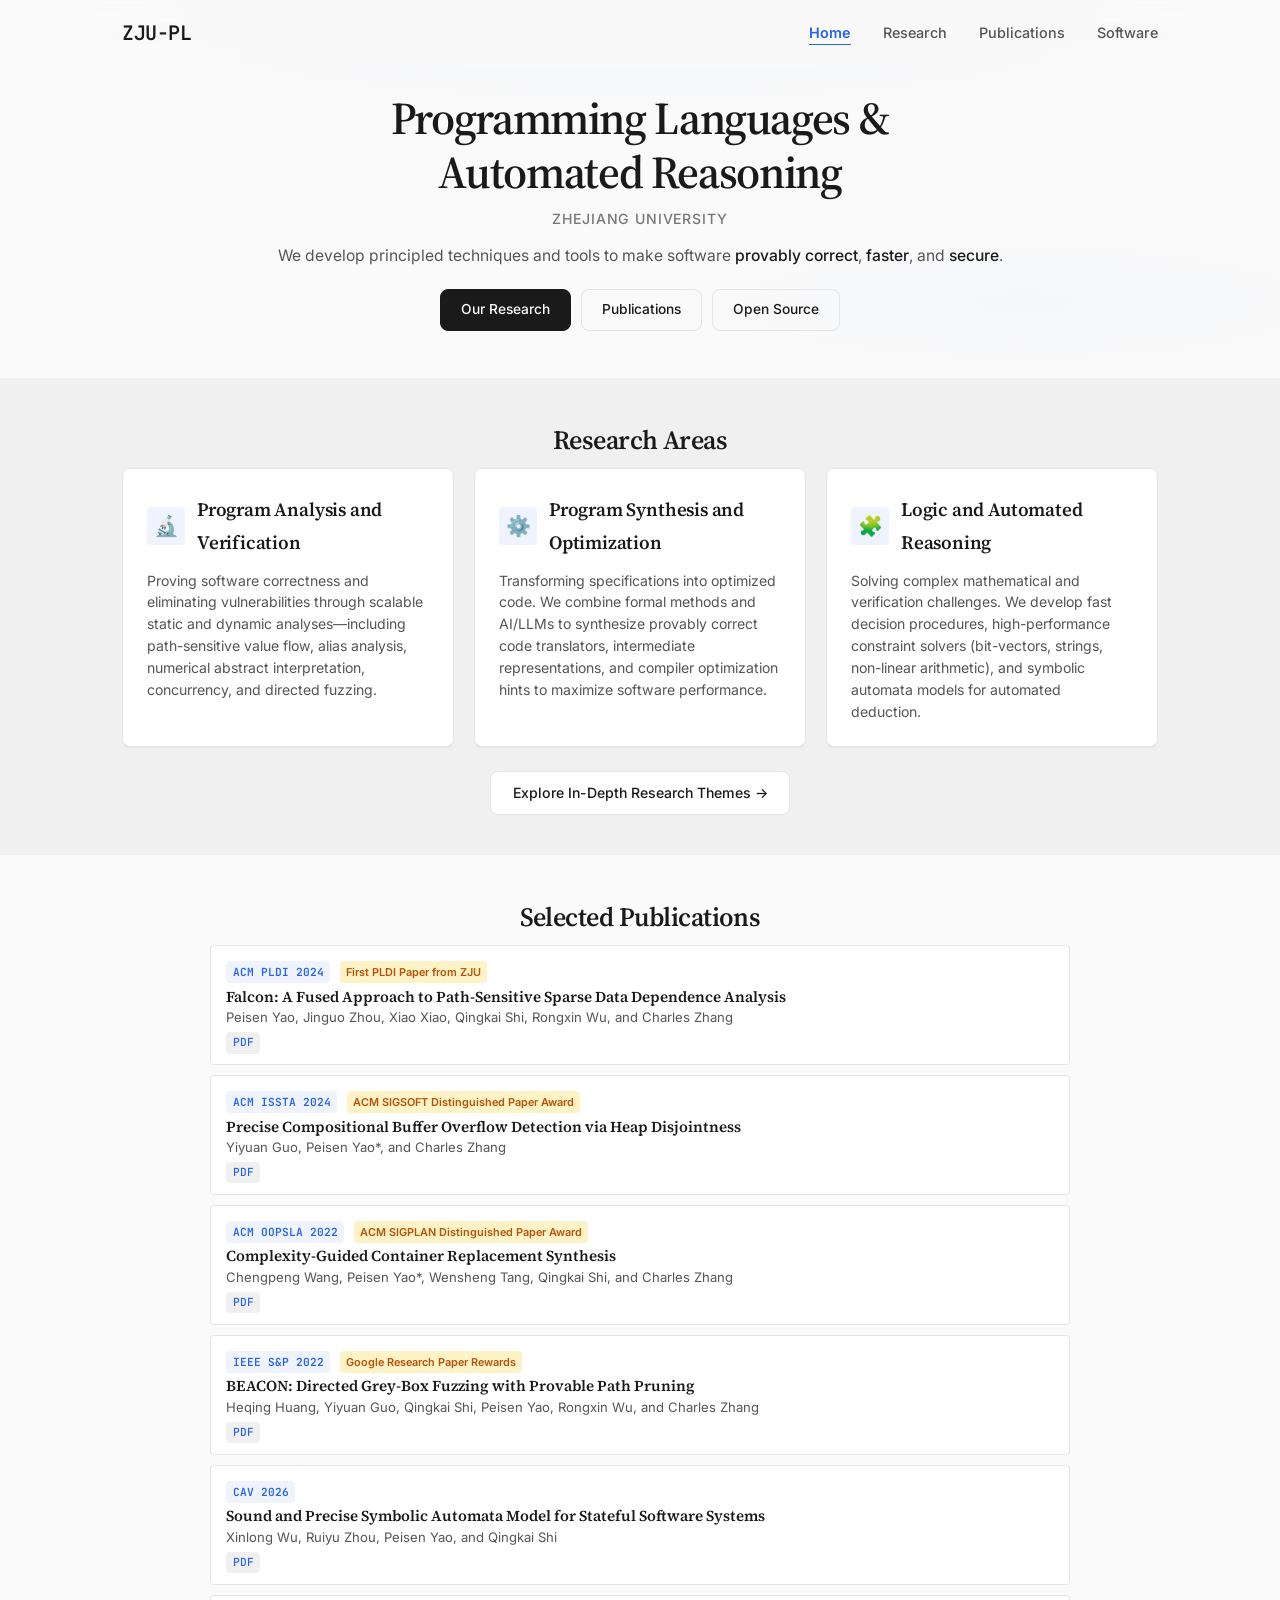
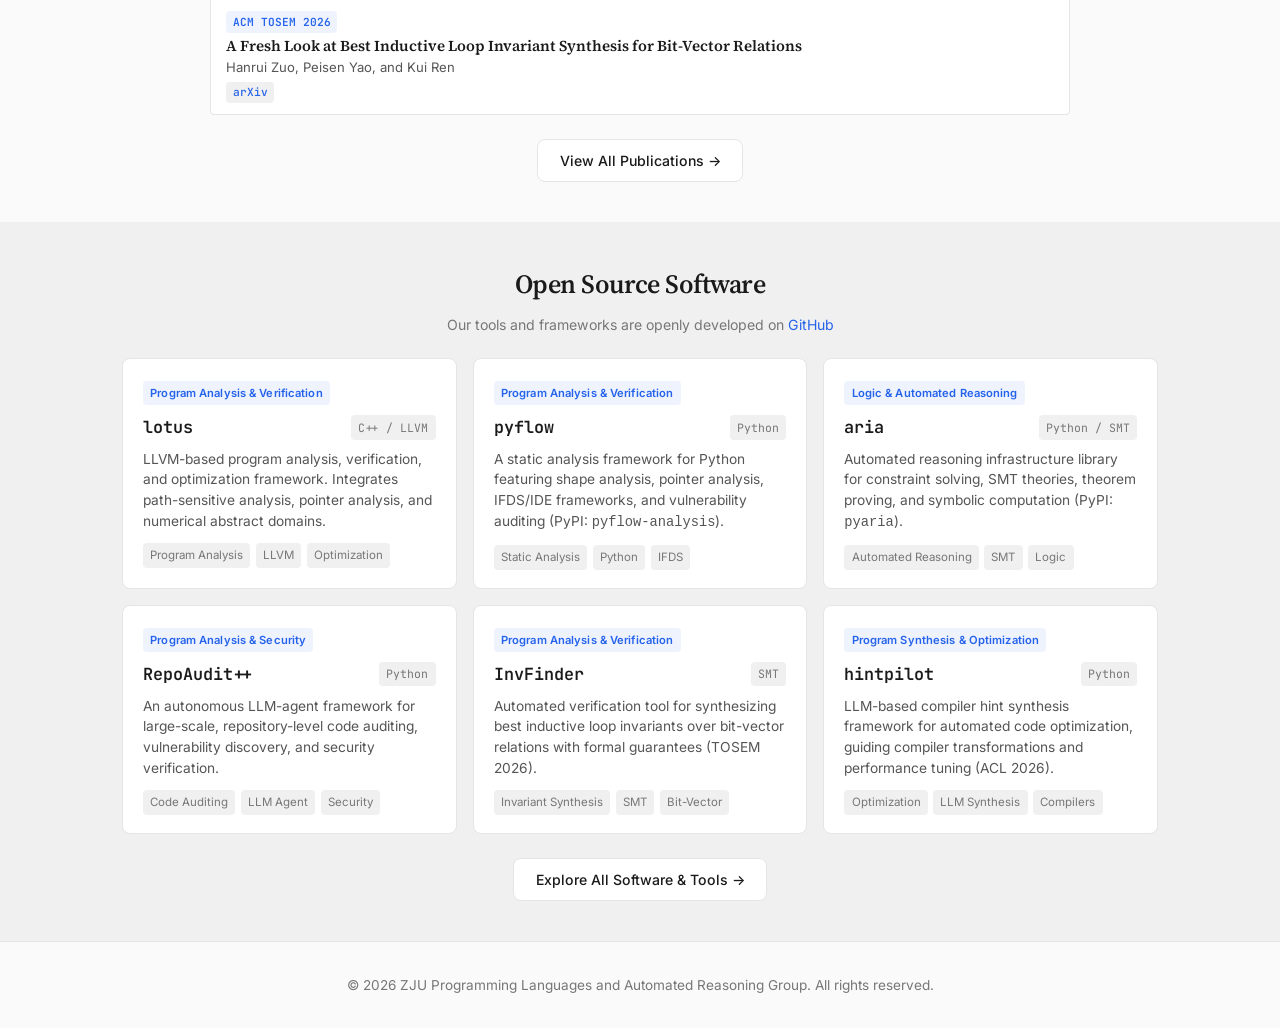
<file: index.html>
<!DOCTYPE html>
<html lang="en">
<head>
    <meta charset="UTF-8">
    <meta name="viewport" content="width=device-width, initial-scale=1.0">
    <title>ZJU-PL | Programming Languages and Automated Reasoning Group</title>
    <link rel="stylesheet" href="styles.css">
    <link rel="preconnect" href="https://fonts.googleapis.com">
    <link rel="preconnect" href="https://fonts.gstatic.com" crossorigin>
    <link href="https://fonts.googleapis.com/css2?family=Source+Serif+4:opsz,wght@8..60,400;8..60,600&family=JetBrains+Mono:wght@400;500&family=Inter:wght@300;400;500;600&display=swap" rel="stylesheet">
</head>
<body>
    <header class="header">
        <nav class="nav">
            <div class="nav-container">
                <a href="index.html" class="logo">ZJU-PL</a>
                <ul class="nav-links">
                    <li><a href="index.html" class="active">Home</a></li>
                    <li><a href="research.html">Research</a></li>
                    <li><a href="publications.html">Publications</a></li>
                    <li><a href="software.html">Software</a></li>
                </ul>
            </div>
        </nav>
    </header>

    <main>
        <section class="hero">
            <div class="hero-content">
                <h1 class="hero-title">Programming Languages &<br>Automated Reasoning</h1>
                <p class="hero-subtitle">Zhejiang University</p>
                <p class="hero-description">
                    We develop principled techniques and tools to make software <strong>provably correct</strong>, <strong>faster</strong>, and <strong>secure</strong>.
                </p>
                <div class="hero-cta">
                    <a href="#research" class="btn btn-primary">Our Research</a>
                    <a href="#publications" class="btn btn-secondary">Publications</a>
                    <a href="#software" class="btn btn-secondary">Open Source</a>
                </div>
            </div>
            <div class="hero-bg"></div>
        </section>

        <!-- Research Areas -->
        <section id="research" class="section section-alt">
            <div class="container">
                <h2 class="section-title">Research Areas</h2>
                <div class="research-grid">
                    <div class="research-card">
                        <div class="research-card-header">
                            <div class="research-card-icon">🔬</div>
                            <h3>Program Analysis and Verification</h3>
                        </div>
                        <p>
                            Proving software correctness and eliminating vulnerabilities through scalable static and dynamic analyses—including path-sensitive value flow, alias analysis, numerical abstract interpretation, concurrency, and directed fuzzing.
                        </p>
                    </div>

                    <div class="research-card">
                        <div class="research-card-header">
                            <div class="research-card-icon">⚙️</div>
                            <h3>Program Synthesis and Optimization</h3>
                        </div>
                        <p>
                            Transforming specifications into optimized code. We combine formal methods and AI/LLMs to synthesize provably correct code translators, intermediate representations, and compiler optimization hints to maximize software performance.
                        </p>
                    </div>

                    <div class="research-card">
                        <div class="research-card-header">
                            <div class="research-card-icon">🧩</div>
                            <h3>Logic and Automated Reasoning</h3>
                        </div>
                        <p>
                            Solving complex mathematical and verification challenges. We develop fast decision procedures, high-performance constraint solvers (bit-vectors, strings, non-linear arithmetic), and symbolic automata models for automated deduction.
                        </p>
                    </div>
                </div>

                <div class="section-more">
                    <a href="research.html" class="btn-outline">Explore In-Depth Research Themes &rarr;</a>
                </div>
            </div>
        </section>

        <!-- Selected Publications -->
        <section id="publications" class="section">
            <div class="container">
                <h2 class="section-title">Selected Publications</h2>
                <div class="publications-list">
                    <div class="pub-item">
                        <span class="pub-venue">ACM PLDI 2024</span>
                        <span class="award-badge">First PLDI Paper from ZJU</span>
                        <h3 class="pub-title">Falcon: A Fused Approach to Path-Sensitive Sparse Data Dependence Analysis</h3>
                        <p class="pub-authors">Peisen Yao, Jinguo Zhou, Xiao Xiao, Qingkai Shi, Rongxin Wu, and Charles Zhang</p>
                        <div class="pub-links">
                            <a href="https://rainoftime.github.io/files/PLDI24.pdf" target="_blank" rel="noopener" class="pub-link">PDF</a>
                        </div>
                    </div>

                    <div class="pub-item">
                        <span class="pub-venue">ACM ISSTA 2024</span>
                        <span class="award-badge">ACM SIGSOFT Distinguished Paper Award</span>
                        <h3 class="pub-title">Precise Compositional Buffer Overflow Detection via Heap Disjointness</h3>
                        <p class="pub-authors">Yiyuan Guo, Peisen Yao*, and Charles Zhang</p>
                        <div class="pub-links">
                            <a href="https://rainoftime.github.io/files/ISSTA24.pdf" target="_blank" rel="noopener" class="pub-link">PDF</a>
                        </div>
                    </div>

                    <div class="pub-item">
                        <span class="pub-venue">ACM OOPSLA 2022</span>
                        <span class="award-badge">ACM SIGPLAN Distinguished Paper Award</span>
                        <h3 class="pub-title">Complexity-Guided Container Replacement Synthesis</h3>
                        <p class="pub-authors">Chengpeng Wang, Peisen Yao*, Wensheng Tang, Qingkai Shi, and Charles Zhang</p>
                        <div class="pub-links">
                            <a href="https://rainoftime.github.io/files/OOPSLA22Cres.pdf" target="_blank" rel="noopener" class="pub-link">PDF</a>
                        </div>
                    </div>

                    <div class="pub-item">
                        <span class="pub-venue">IEEE S&P 2022</span>
                        <span class="award-badge">Google Research Paper Rewards</span>
                        <h3 class="pub-title">BEACON: Directed Grey-Box Fuzzing with Provable Path Pruning</h3>
                        <p class="pub-authors">Heqing Huang, Yiyuan Guo, Qingkai Shi, Peisen Yao, Rongxin Wu, and Charles Zhang</p>
                        <div class="pub-links">
                            <a href="https://rainoftime.github.io/files/SP22Beacon.pdf" target="_blank" rel="noopener" class="pub-link">PDF</a>
                        </div>
                    </div>

                    <div class="pub-item">
                        <span class="pub-venue">CAV 2026</span>
                        <h3 class="pub-title">Sound and Precise Symbolic Automata Model for Stateful Software Systems</h3>
                        <p class="pub-authors">Xinlong Wu, Ruiyu Zhou, Peisen Yao, and Qingkai Shi</p>
                        <div class="pub-links">
                            <a href="https://rainoftime.github.io/files/CAV26.pdf" target="_blank" rel="noopener" class="pub-link">PDF</a>
                        </div>
                    </div>

                    <div class="pub-item">
                        <span class="pub-venue">ACM TOSEM 2026</span>
                        <h3 class="pub-title">A Fresh Look at Best Inductive Loop Invariant Synthesis for Bit-Vector Relations</h3>
                        <p class="pub-authors">Hanrui Zuo, Peisen Yao, and Kui Ren</p>
                        <div class="pub-links">
                            <a href="https://arxiv.org/pdf/2607.26386" target="_blank" rel="noopener" class="pub-link">arXiv</a>
                        </div>
                    </div>
                </div>

                <div class="section-more">
                    <a href="publications.html" class="btn-outline">View All Publications &rarr;</a>
                </div>
            </div>
        </section>

        <!-- Software -->
        <section id="software" class="section section-alt">
            <div class="container">
                <h2 class="section-title">Open Source Software</h2>
                <p class="section-subtitle">Our tools and frameworks are openly developed on <a href="https://github.com/ZJU-PL" target="_blank" rel="noopener">GitHub</a></p>
                
                <div class="software-grid">
                    <div id="lotus" class="software-card">
                        <div class="software-domain">Program Analysis & Verification</div>
                        <div class="software-header">
                            <h3 class="software-name"><a href="https://github.com/ZJU-PL/lotus" target="_blank" rel="noopener">lotus</a></h3>
                            <span class="software-lang">C++ / LLVM</span>
                        </div>
                        <p class="software-desc">LLVM-based program analysis, verification, and optimization framework. Integrates path-sensitive analysis, pointer analysis, and numerical abstract domains.</p>
                        <div class="software-tags">
                            <span class="tag">Program Analysis</span>
                            <span class="tag">LLVM</span>
                            <span class="tag">Optimization</span>
                        </div>
                    </div>

                    <div id="pyflow" class="software-card">
                        <div class="software-domain">Program Analysis & Verification</div>
                        <div class="software-header">
                            <h3 class="software-name"><a href="https://github.com/ZJU-PL/pyflow" target="_blank" rel="noopener">pyflow</a></h3>
                            <span class="software-lang">Python</span>
                        </div>
                        <p class="software-desc">A static analysis framework for Python featuring shape analysis, pointer analysis, IFDS/IDE frameworks, and vulnerability auditing (PyPI: <code>pyflow-analysis</code>).</p>
                        <div class="software-tags">
                            <span class="tag">Static Analysis</span>
                            <span class="tag">Python</span>
                            <span class="tag">IFDS</span>
                        </div>
                    </div>

                    <div id="aria" class="software-card">
                        <div class="software-domain">Logic & Automated Reasoning</div>
                        <div class="software-header">
                            <h3 class="software-name"><a href="https://github.com/ZJU-PL/aria" target="_blank" rel="noopener">aria</a></h3>
                            <span class="software-lang">Python / SMT</span>
                        </div>
                        <p class="software-desc">Automated reasoning infrastructure library for constraint solving, SMT theories, theorem proving, and symbolic computation (PyPI: <code>pyaria</code>).</p>
                        <div class="software-tags">
                            <span class="tag">Automated Reasoning</span>
                            <span class="tag">SMT</span>
                            <span class="tag">Logic</span>
                        </div>
                    </div>

                    <div id="repoaudit" class="software-card">
                        <div class="software-domain">Program Analysis & Security</div>
                        <div class="software-header">
                            <h3 class="software-name"><a href="https://github.com/ZJU-PL/RepoAudit" target="_blank" rel="noopener">RepoAudit++</a></h3>
                            <span class="software-lang">Python</span>
                        </div>
                        <p class="software-desc">An autonomous LLM-agent framework for large-scale, repository-level code auditing, vulnerability discovery, and security verification.</p>
                        <div class="software-tags">
                            <span class="tag">Code Auditing</span>
                            <span class="tag">LLM Agent</span>
                            <span class="tag">Security</span>
                        </div>
                    </div>

                    <div id="invfinder" class="software-card">
                        <div class="software-domain">Program Analysis & Verification</div>
                        <div class="software-header">
                            <h3 class="software-name"><a href="https://github.com/ZJU-PL/InvFinder" target="_blank" rel="noopener">InvFinder</a></h3>
                            <span class="software-lang">SMT</span>
                        </div>
                        <p class="software-desc">Automated verification tool for synthesizing best inductive loop invariants over bit-vector relations with formal guarantees (TOSEM 2026).</p>
                        <div class="software-tags">
                            <span class="tag">Invariant Synthesis</span>
                            <span class="tag">SMT</span>
                            <span class="tag">Bit-Vector</span>
                        </div>
                    </div>

                    <div id="hintpilot" class="software-card">
                        <div class="software-domain">Program Synthesis & Optimization</div>
                        <div class="software-header">
                            <h3 class="software-name"><a href="https://github.com/ZJU-PL/hintpilot" target="_blank" rel="noopener">hintpilot</a></h3>
                            <span class="software-lang">Python</span>
                        </div>
                        <p class="software-desc">LLM-based compiler hint synthesis framework for automated code optimization, guiding compiler transformations and performance tuning (ACL 2026).</p>
                        <div class="software-tags">
                            <span class="tag">Optimization</span>
                            <span class="tag">LLM Synthesis</span>
                            <span class="tag">Compilers</span>
                        </div>
                    </div>
                </div>

                <div class="section-more">
                    <a href="software.html" class="btn-outline">Explore All Software & Tools &rarr;</a>
                </div>
            </div>
        </section>
    </main>

    <footer class="footer">
        <div class="container">
            <p>&copy; 2026 ZJU Programming Languages and Automated Reasoning Group. All rights reserved.</p>
        </div>
    </footer>

    <script>
        document.querySelectorAll('a[href^="#"]').forEach(anchor => {
            anchor.addEventListener('click', function (e) {
                e.preventDefault();
                const target = document.querySelector(this.getAttribute('href'));
                if (target) {
                    target.scrollIntoView({
                        behavior: 'smooth'
                    });
                }
            });
        });

        const header = document.querySelector('.header');
        window.addEventListener('scroll', () => {
            if (window.scrollY > 50) {
                header.classList.add('scrolled');
            } else {
                header.classList.remove('scrolled');
            }
        });
    </script>
</body>
</html>
</file>
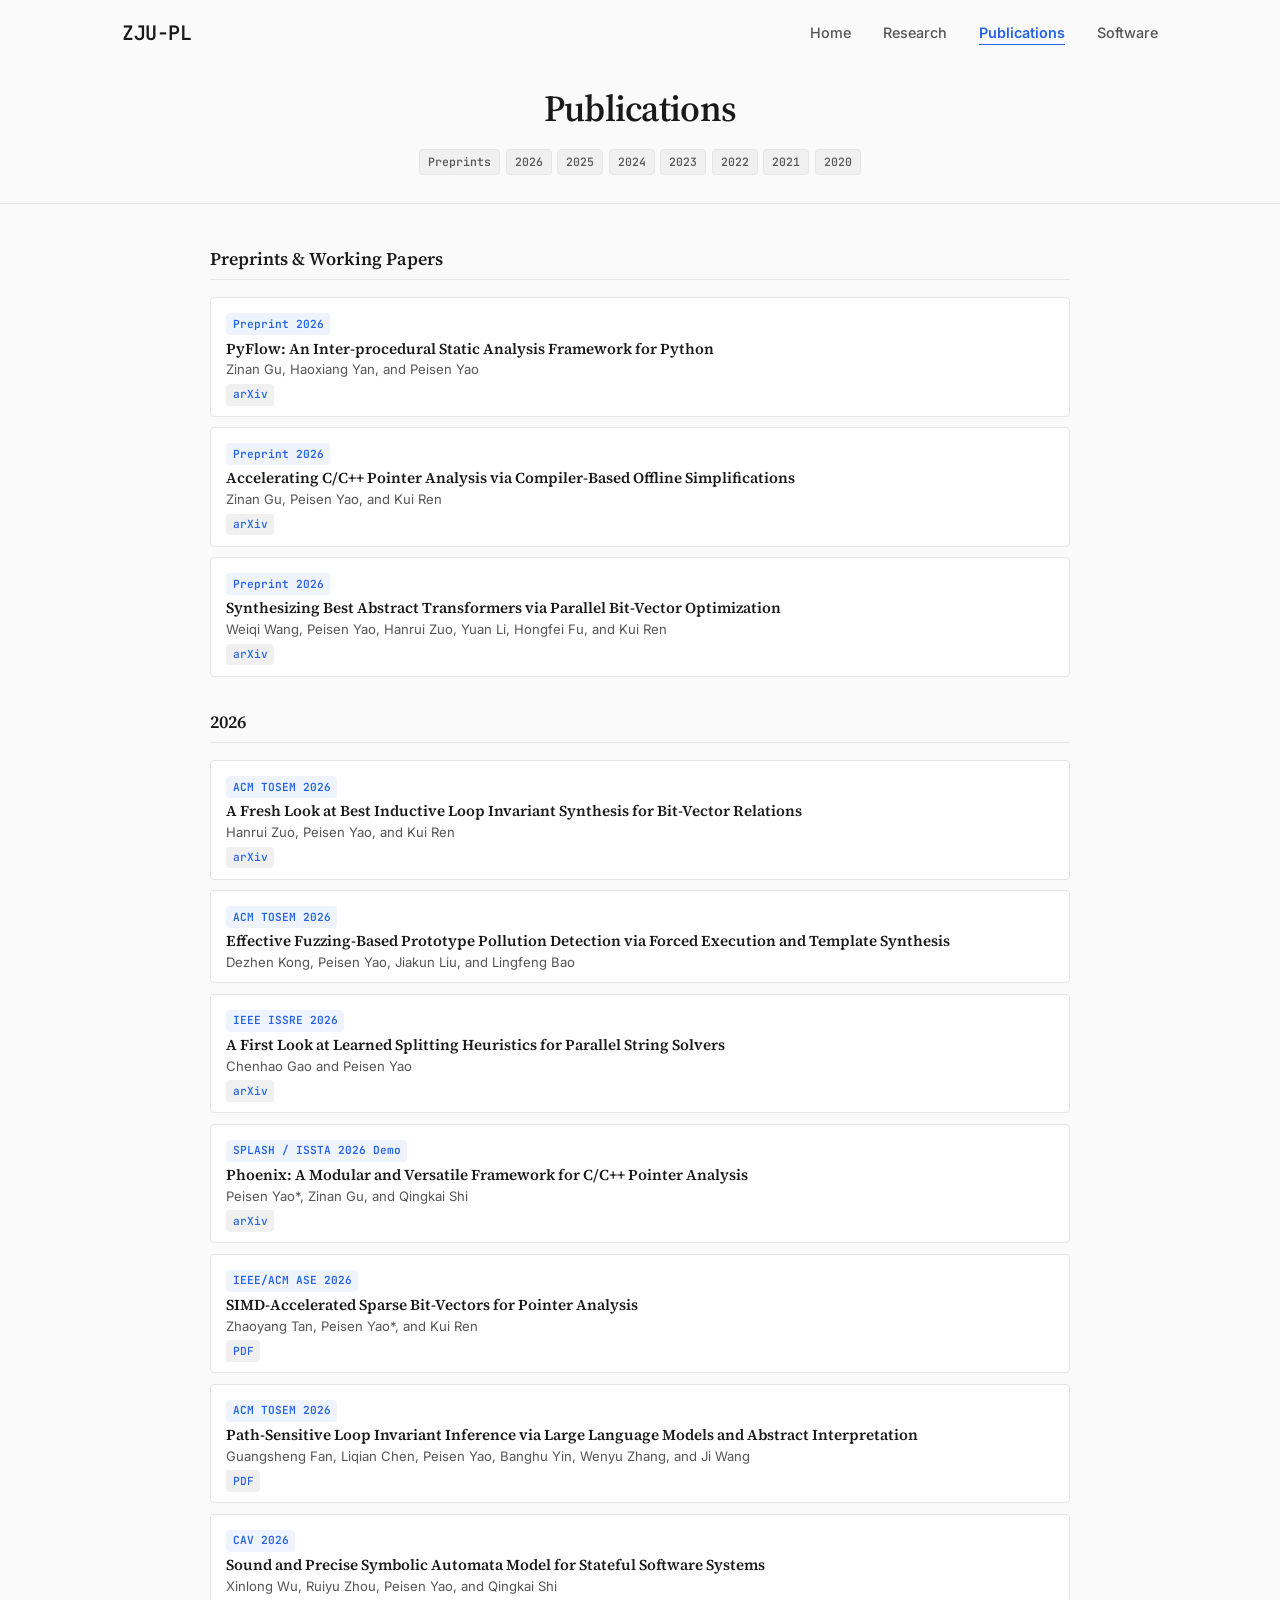
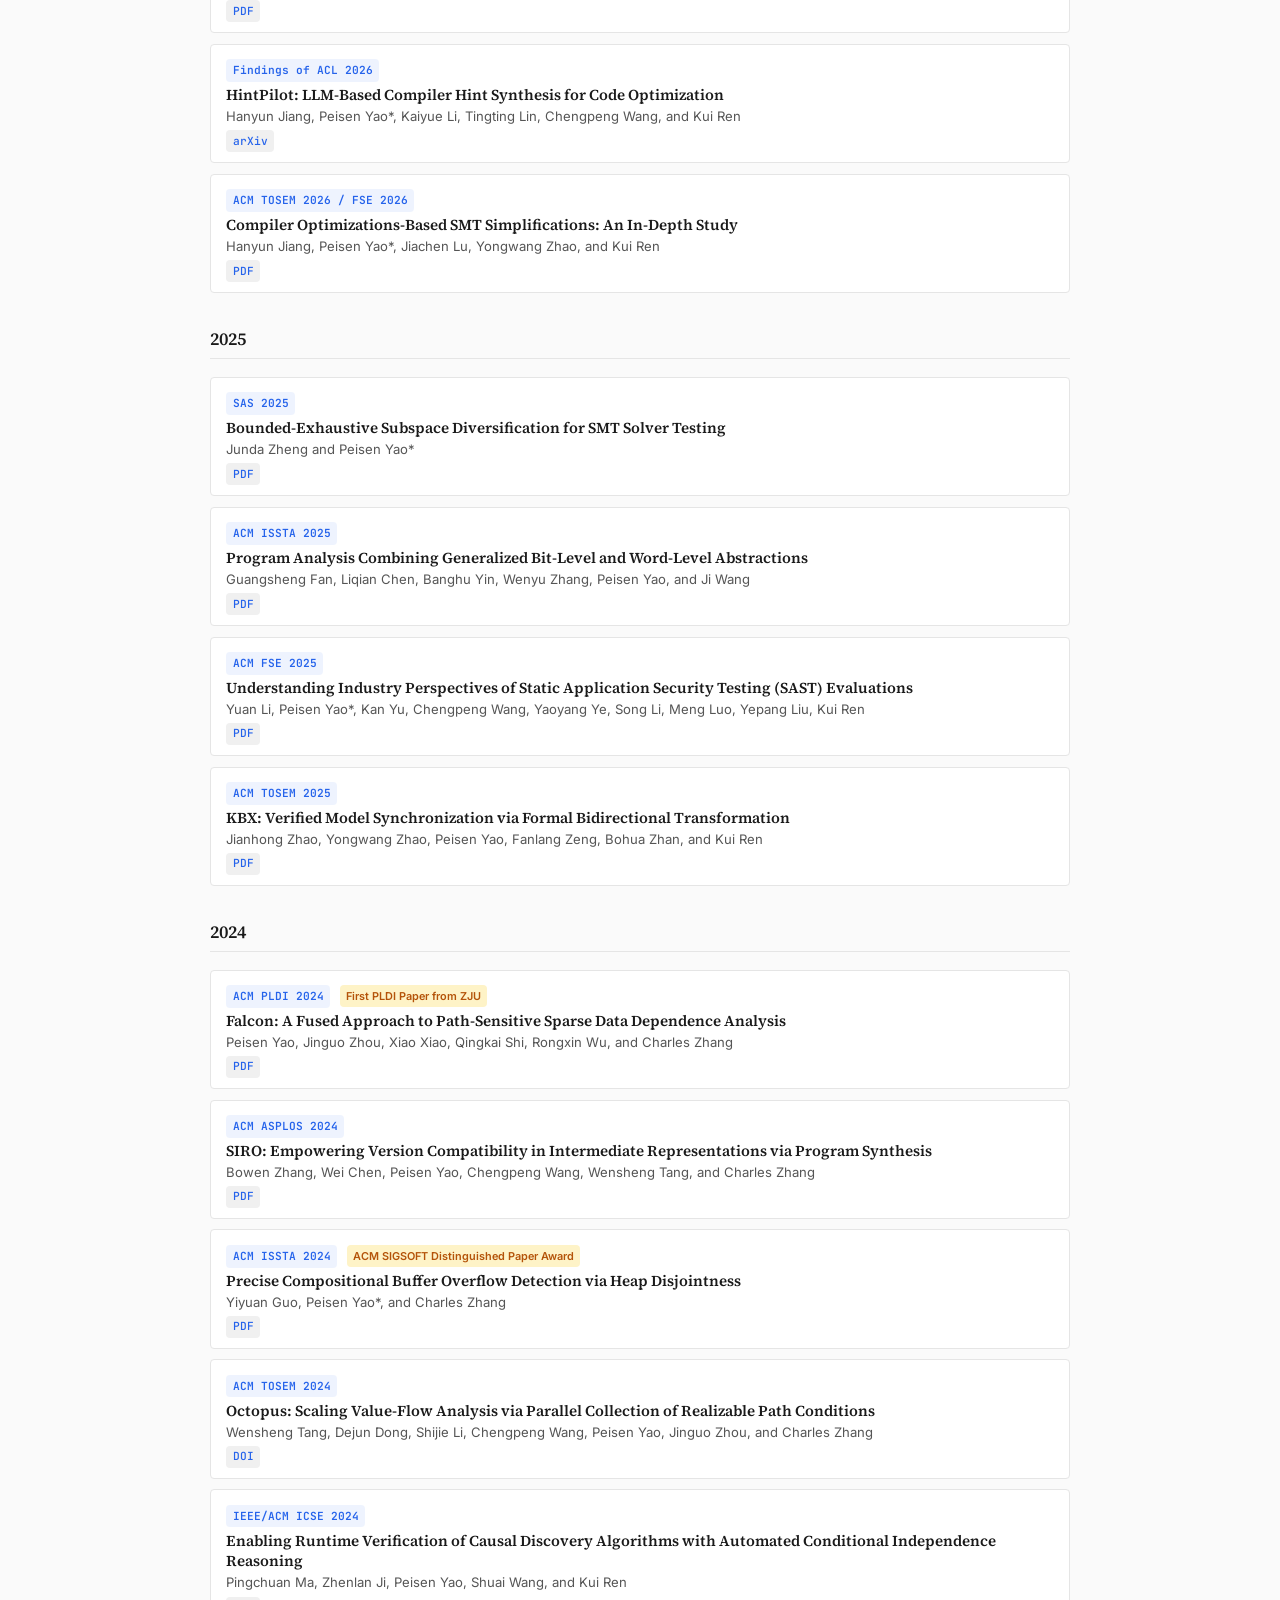
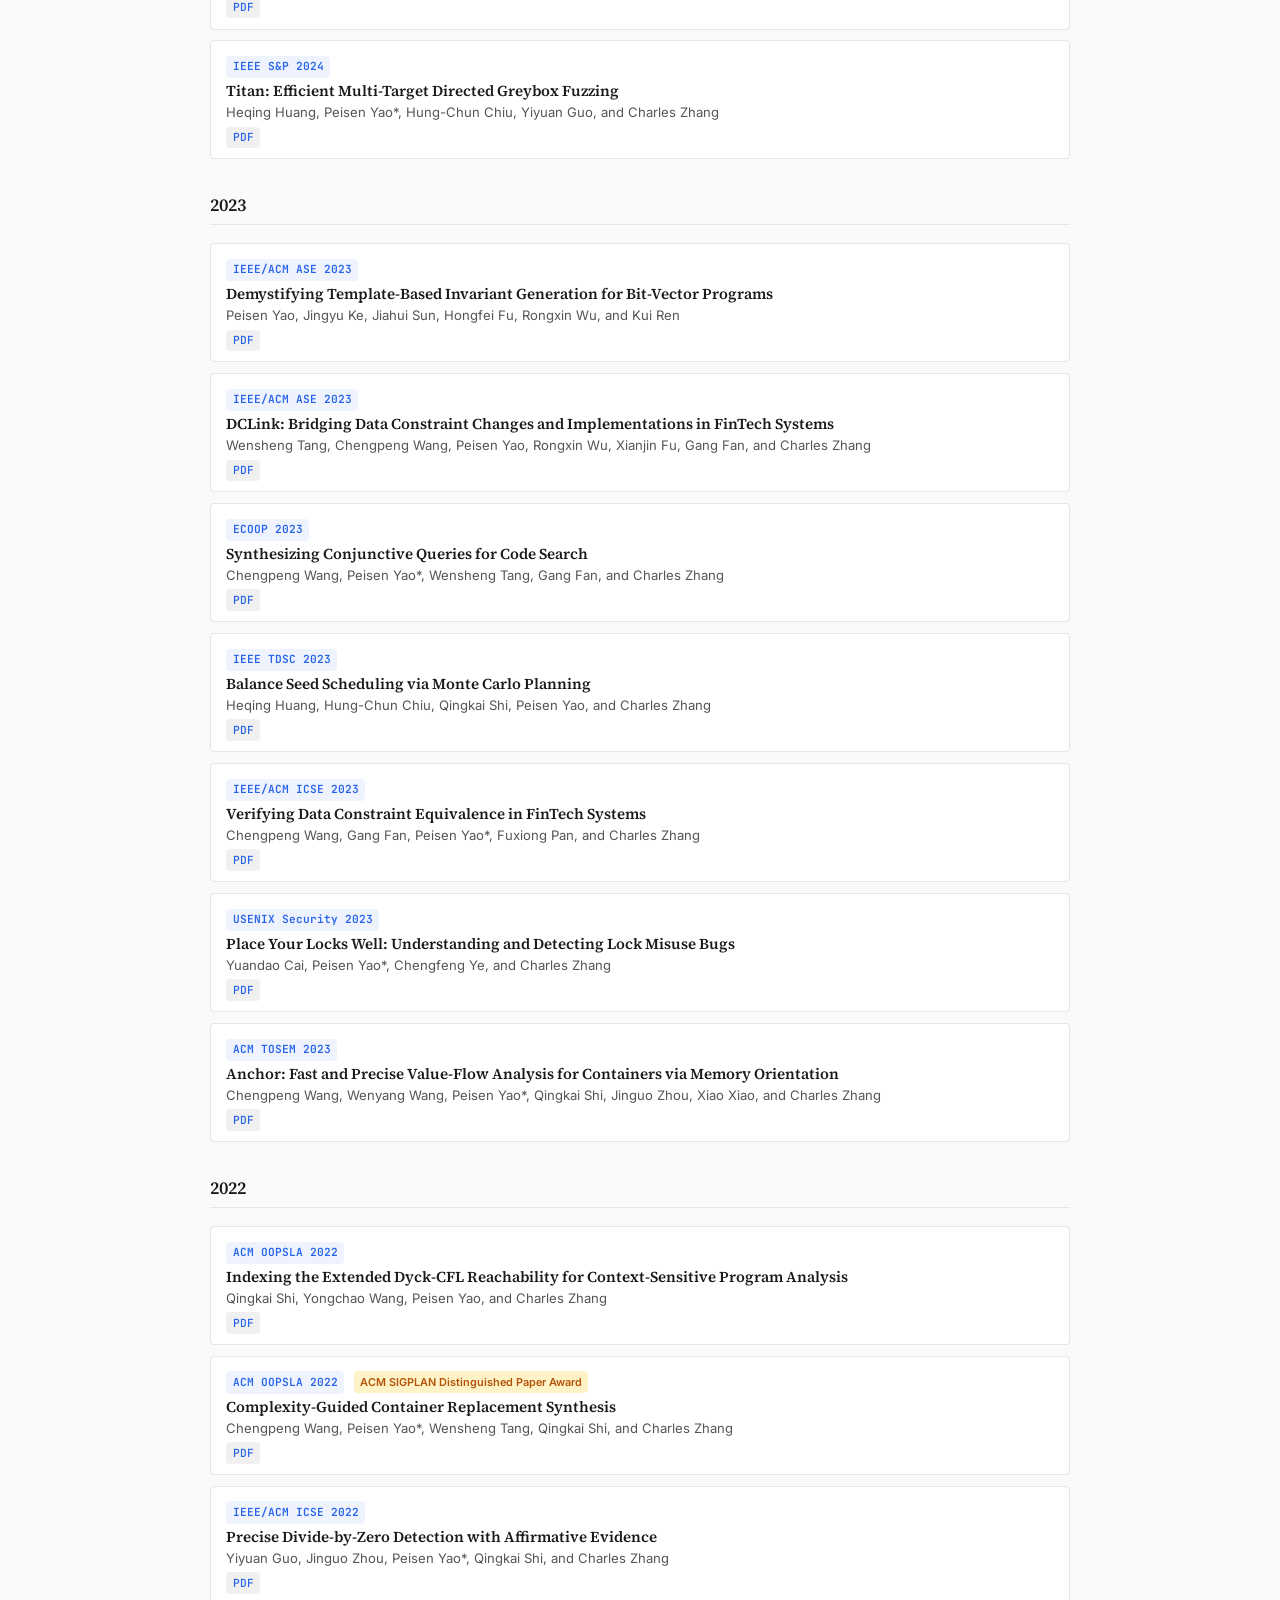
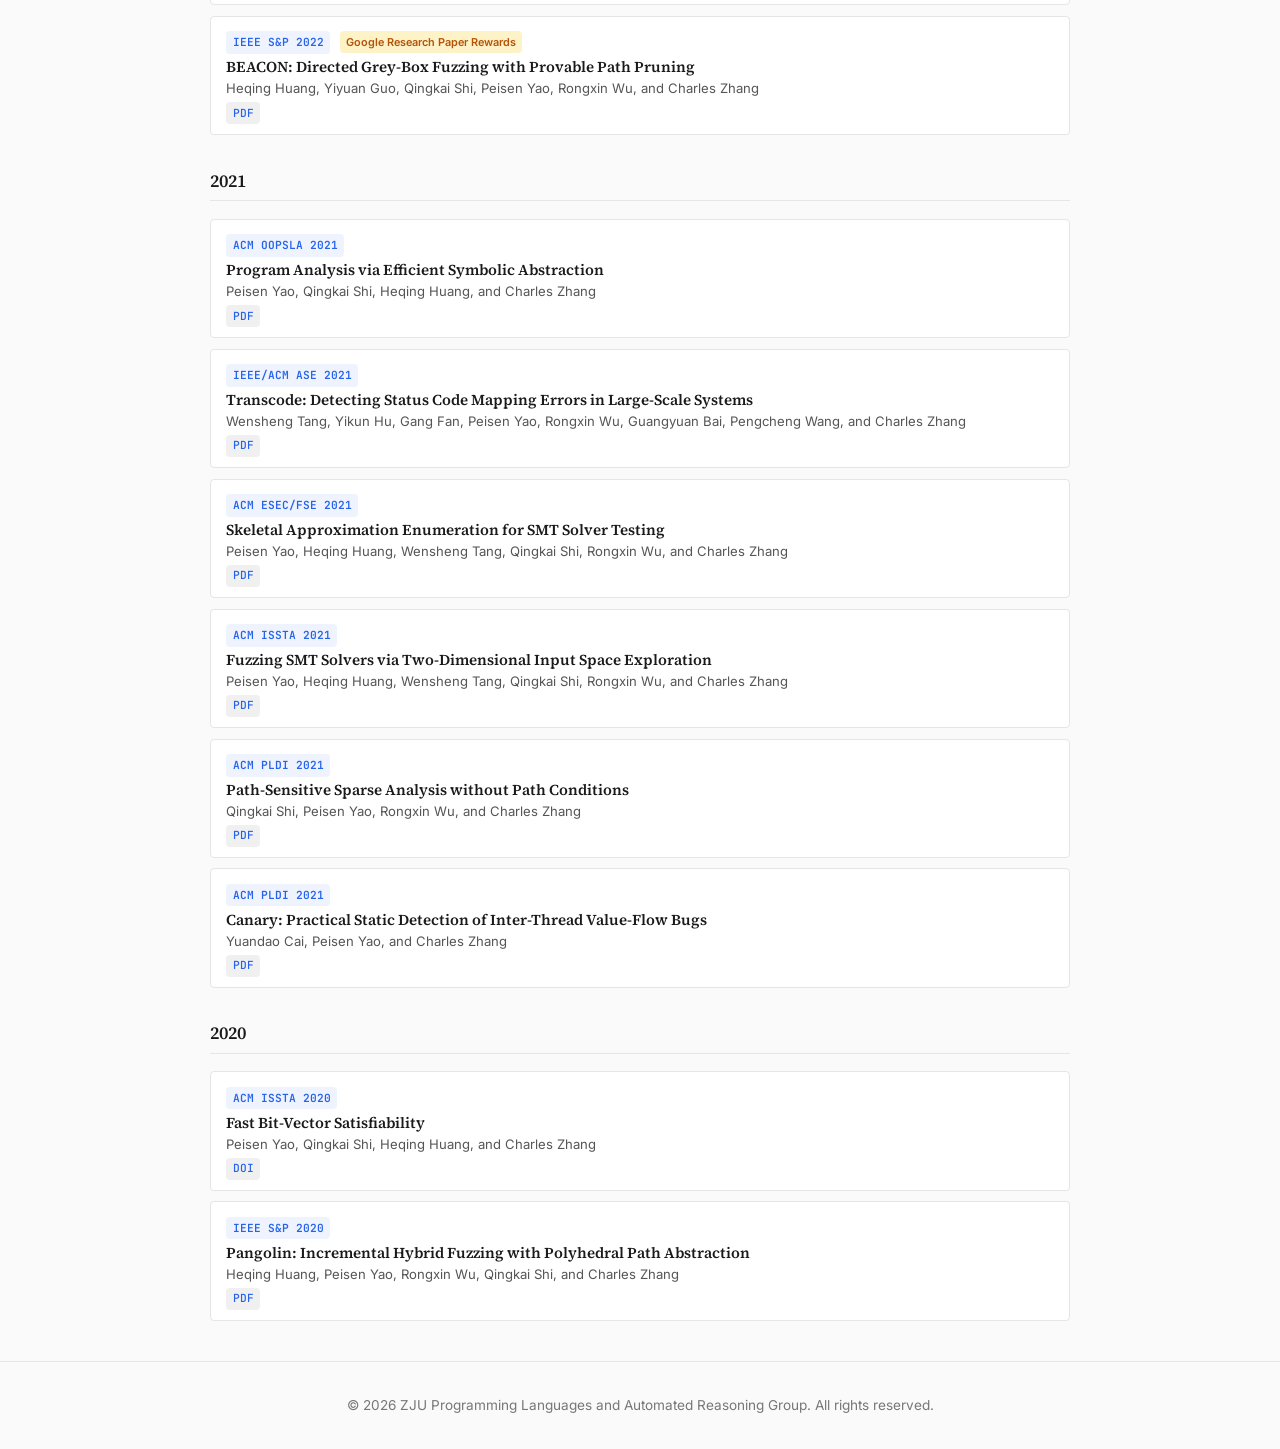
<file: publications.html>
<!DOCTYPE html>
<html lang="en">
<head>
    <meta charset="UTF-8">
    <meta name="viewport" content="width=device-width, initial-scale=1.0">
    <title>Publications | ZJU-PL Group</title>
    <link rel="stylesheet" href="styles.css">
    <link rel="preconnect" href="https://fonts.googleapis.com">
    <link rel="preconnect" href="https://fonts.gstatic.com" crossorigin>
    <link href="https://fonts.googleapis.com/css2?family=Source+Serif+4:opsz,wght@8..60,400;8..60,600&family=JetBrains+Mono:wght@400;500&family=Inter:wght@300;400;500;600&display=swap" rel="stylesheet">
</head>
<body>
    <header class="header">
        <nav class="nav">
            <div class="nav-container">
                <a href="index.html" class="logo">ZJU-PL</a>
                <ul class="nav-links">
                    <li><a href="index.html">Home</a></li>
                    <li><a href="research.html">Research</a></li>
                    <li><a href="publications.html" class="active">Publications</a></li>
                    <li><a href="software.html">Software</a></li>
                </ul>
            </div>
        </nav>
    </header>

    <main>
        <section class="page-header">
            <div class="container">
                <h1 class="page-title">Publications</h1>
                <div class="pub-year-nav">
                    <a href="#preprints">Preprints</a>
                    <a href="#2026">2026</a>
                    <a href="#2025">2025</a>
                    <a href="#2024">2024</a>
                    <a href="#2023">2023</a>
                    <a href="#2022">2022</a>
                    <a href="#2021">2021</a>
                    <a href="#2020">2020</a>
                </div>
            </div>
        </section>

        <section class="section">
            <div class="container">
                <div class="publications-list">
                    <!-- Preprints -->
                    <h2 id="preprints" class="pub-year-header">Preprints & Working Papers</h2>

                    <div class="pub-item">
                        <span class="pub-venue">Preprint 2026</span>
                        <h3 class="pub-title">PyFlow: An Inter-procedural Static Analysis Framework for Python</h3>
                        <p class="pub-authors">Zinan Gu, Haoxiang Yan, and Peisen Yao</p>
                        <div class="pub-links">
                            <a href="https://arxiv.org/pdf/2608.07026" target="_blank" rel="noopener" class="pub-link">arXiv</a>
                        </div>
                    </div>

                    <div class="pub-item">
                        <span class="pub-venue">Preprint 2026</span>
                        <h3 class="pub-title">Accelerating C/C++ Pointer Analysis via Compiler-Based Offline Simplifications</h3>
                        <p class="pub-authors">Zinan Gu, Peisen Yao, and Kui Ren</p>
                        <div class="pub-links">
                            <a href="https://arxiv.org/pdf/2608.04466" target="_blank" rel="noopener" class="pub-link">arXiv</a>
                        </div>
                    </div>

                    <div class="pub-item">
                        <span class="pub-venue">Preprint 2026</span>
                        <h3 class="pub-title">Synthesizing Best Abstract Transformers via Parallel Bit-Vector Optimization</h3>
                        <p class="pub-authors">Weiqi Wang, Peisen Yao, Hanrui Zuo, Yuan Li, Hongfei Fu, and Kui Ren</p>
                        <div class="pub-links">
                            <a href="https://arxiv.org/pdf/2606.16229" target="_blank" rel="noopener" class="pub-link">arXiv</a>
                        </div>
                    </div>

                    <!-- 2026 -->
                    <h2 id="2026" class="pub-year-header">2026</h2>

                    <div class="pub-item">
                        <span class="pub-venue">ACM TOSEM 2026</span>
                        <h3 class="pub-title">A Fresh Look at Best Inductive Loop Invariant Synthesis for Bit-Vector Relations</h3>
                        <p class="pub-authors">Hanrui Zuo, Peisen Yao, and Kui Ren</p>
                        <div class="pub-links">
                            <a href="https://arxiv.org/pdf/2607.26386" target="_blank" rel="noopener" class="pub-link">arXiv</a>
                        </div>
                    </div>

                    <div class="pub-item">
                        <span class="pub-venue">ACM TOSEM 2026</span>
                        <h3 class="pub-title">Effective Fuzzing-Based Prototype Pollution Detection via Forced Execution and Template Synthesis</h3>
                        <p class="pub-authors">Dezhen Kong, Peisen Yao, Jiakun Liu, and Lingfeng Bao</p>
                    </div>

                    <div class="pub-item">
                        <span class="pub-venue">IEEE ISSRE 2026</span>
                        <h3 class="pub-title">A First Look at Learned Splitting Heuristics for Parallel String Solvers</h3>
                        <p class="pub-authors">Chenhao Gao and Peisen Yao</p>
                        <div class="pub-links">
                            <a href="https://arxiv.org/pdf/2606.20656" target="_blank" rel="noopener" class="pub-link">arXiv</a>
                        </div>
                    </div>

                    <div class="pub-item">
                        <span class="pub-venue">SPLASH / ISSTA 2026 Demo</span>
                        <h3 class="pub-title">Phoenix: A Modular and Versatile Framework for C/C++ Pointer Analysis</h3>
                        <p class="pub-authors">Peisen Yao*, Zinan Gu, and Qingkai Shi</p>
                        <div class="pub-links">
                            <a href="https://arxiv.org/pdf/2602.01720" target="_blank" rel="noopener" class="pub-link">arXiv</a>
                        </div>
                    </div>

                    <div class="pub-item">
                        <span class="pub-venue">IEEE/ACM ASE 2026</span>
                        <h3 class="pub-title">SIMD-Accelerated Sparse Bit-Vectors for Pointer Analysis</h3>
                        <p class="pub-authors">Zhaoyang Tan, Peisen Yao*, and Kui Ren</p>
                        <div class="pub-links">
                            <a href="https://rainoftime.github.io/files/ASE26.pdf" target="_blank" rel="noopener" class="pub-link">PDF</a>
                        </div>
                    </div>

                    <div class="pub-item">
                        <span class="pub-venue">ACM TOSEM 2026</span>
                        <h3 class="pub-title">Path-Sensitive Loop Invariant Inference via Large Language Models and Abstract Interpretation</h3>
                        <p class="pub-authors">Guangsheng Fan, Liqian Chen, Peisen Yao, Banghu Yin, Wenyu Zhang, and Ji Wang</p>
                        <div class="pub-links">
                            <a href="https://rainoftime.github.io/files/TOSEM26b.pdf" target="_blank" rel="noopener" class="pub-link">PDF</a>
                        </div>
                    </div>

                    <div class="pub-item">
                        <span class="pub-venue">CAV 2026</span>
                        <h3 class="pub-title">Sound and Precise Symbolic Automata Model for Stateful Software Systems</h3>
                        <p class="pub-authors">Xinlong Wu, Ruiyu Zhou, Peisen Yao, and Qingkai Shi</p>
                        <div class="pub-links">
                            <a href="https://rainoftime.github.io/files/CAV26.pdf" target="_blank" rel="noopener" class="pub-link">PDF</a>
                        </div>
                    </div>

                    <div class="pub-item">
                        <span class="pub-venue">Findings of ACL 2026</span>
                        <h3 class="pub-title">HintPilot: LLM-Based Compiler Hint Synthesis for Code Optimization</h3>
                        <p class="pub-authors">Hanyun Jiang, Peisen Yao*, Kaiyue Li, Tingting Lin, Chengpeng Wang, and Kui Ren</p>
                        <div class="pub-links">
                            <a href="https://arxiv.org/abs/2604.15041" target="_blank" rel="noopener" class="pub-link">arXiv</a>
                        </div>
                    </div>

                    <div class="pub-item">
                        <span class="pub-venue">ACM TOSEM 2026 / FSE 2026</span>
                        <h3 class="pub-title">Compiler Optimizations-Based SMT Simplifications: An In-Depth Study</h3>
                        <p class="pub-authors">Hanyun Jiang, Peisen Yao*, Jiachen Lu, Yongwang Zhao, and Kui Ren</p>
                        <div class="pub-links">
                            <a href="https://rainoftime.github.io/files/TOSEM26a.pdf" target="_blank" rel="noopener" class="pub-link">PDF</a>
                        </div>
                    </div>

                    <!-- 2025 -->
                    <h2 id="2025" class="pub-year-header">2025</h2>

                    <div class="pub-item">
                        <span class="pub-venue">SAS 2025</span>
                        <h3 class="pub-title">Bounded-Exhaustive Subspace Diversification for SMT Solver Testing</h3>
                        <p class="pub-authors">Junda Zheng and Peisen Yao*</p>
                        <div class="pub-links">
                            <a href="https://rainoftime.github.io/files/SAS25.pdf" target="_blank" rel="noopener" class="pub-link">PDF</a>
                        </div>
                    </div>

                    <div class="pub-item">
                        <span class="pub-venue">ACM ISSTA 2025</span>
                        <h3 class="pub-title">Program Analysis Combining Generalized Bit-Level and Word-Level Abstractions</h3>
                        <p class="pub-authors">Guangsheng Fan, Liqian Chen, Banghu Yin, Wenyu Zhang, Peisen Yao, and Ji Wang</p>
                        <div class="pub-links">
                            <a href="https://rainoftime.github.io/files/ISSTA25.pdf" target="_blank" rel="noopener" class="pub-link">PDF</a>
                        </div>
                    </div>

                    <div class="pub-item">
                        <span class="pub-venue">ACM FSE 2025</span>
                        <h3 class="pub-title">Understanding Industry Perspectives of Static Application Security Testing (SAST) Evaluations</h3>
                        <p class="pub-authors">Yuan Li, Peisen Yao*, Kan Yu, Chengpeng Wang, Yaoyang Ye, Song Li, Meng Luo, Yepang Liu, Kui Ren</p>
                        <div class="pub-links">
                            <a href="https://rainoftime.github.io/files/FSE25.pdf" target="_blank" rel="noopener" class="pub-link">PDF</a>
                        </div>
                    </div>

                    <div class="pub-item">
                        <span class="pub-venue">ACM TOSEM 2025</span>
                        <h3 class="pub-title">KBX: Verified Model Synchronization via Formal Bidirectional Transformation</h3>
                        <p class="pub-authors">Jianhong Zhao, Yongwang Zhao, Peisen Yao, Fanlang Zeng, Bohua Zhan, and Kui Ren</p>
                        <div class="pub-links">
                            <a href="https://rainoftime.github.io/files/TOSEMKBX.pdf" target="_blank" rel="noopener" class="pub-link">PDF</a>
                        </div>
                    </div>

                    <!-- 2024 -->
                    <h2 id="2024" class="pub-year-header">2024</h2>

                    <div class="pub-item">
                        <span class="pub-venue">ACM PLDI 2024</span>
                        <span class="award-badge">First PLDI Paper from ZJU</span>
                        <h3 class="pub-title">Falcon: A Fused Approach to Path-Sensitive Sparse Data Dependence Analysis</h3>
                        <p class="pub-authors">Peisen Yao, Jinguo Zhou, Xiao Xiao, Qingkai Shi, Rongxin Wu, and Charles Zhang</p>
                        <div class="pub-links">
                            <a href="https://rainoftime.github.io/files/PLDI24.pdf" target="_blank" rel="noopener" class="pub-link">PDF</a>
                        </div>
                    </div>

                    <div class="pub-item">
                        <span class="pub-venue">ACM ASPLOS 2024</span>
                        <h3 class="pub-title">SIRO: Empowering Version Compatibility in Intermediate Representations via Program Synthesis</h3>
                        <p class="pub-authors">Bowen Zhang, Wei Chen, Peisen Yao, Chengpeng Wang, Wensheng Tang, and Charles Zhang</p>
                        <div class="pub-links">
                            <a href="https://rainoftime.github.io/files/ASPLOS24.pdf" target="_blank" rel="noopener" class="pub-link">PDF</a>
                        </div>
                    </div>

                    <div class="pub-item">
                        <span class="pub-venue">ACM ISSTA 2024</span>
                        <span class="award-badge">ACM SIGSOFT Distinguished Paper Award</span>
                        <h3 class="pub-title">Precise Compositional Buffer Overflow Detection via Heap Disjointness</h3>
                        <p class="pub-authors">Yiyuan Guo, Peisen Yao*, and Charles Zhang</p>
                        <div class="pub-links">
                            <a href="https://rainoftime.github.io/files/ISSTA24.pdf" target="_blank" rel="noopener" class="pub-link">PDF</a>
                        </div>
                    </div>

                    <div class="pub-item">
                        <span class="pub-venue">ACM TOSEM 2024</span>
                        <h3 class="pub-title">Octopus: Scaling Value-Flow Analysis via Parallel Collection of Realizable Path Conditions</h3>
                        <p class="pub-authors">Wensheng Tang, Dejun Dong, Shijie Li, Chengpeng Wang, Peisen Yao, Jinguo Zhou, and Charles Zhang</p>
                        <div class="pub-links">
                            <a href="https://dl.acm.org/doi/pdf/10.1145/3632743" target="_blank" rel="noopener" class="pub-link">DOI</a>
                        </div>
                    </div>

                    <div class="pub-item">
                        <span class="pub-venue">IEEE/ACM ICSE 2024</span>
                        <h3 class="pub-title">Enabling Runtime Verification of Causal Discovery Algorithms with Automated Conditional Independence Reasoning</h3>
                        <p class="pub-authors">Pingchuan Ma, Zhenlan Ji, Peisen Yao, Shuai Wang, and Kui Ren</p>
                        <div class="pub-links">
                            <a href="https://arxiv.org/pdf/2309.05264.pdf" target="_blank" rel="noopener" class="pub-link">PDF</a>
                        </div>
                    </div>

                    <div class="pub-item">
                        <span class="pub-venue">IEEE S&P 2024</span>
                        <h3 class="pub-title">Titan: Efficient Multi-Target Directed Greybox Fuzzing</h3>
                        <p class="pub-authors">Heqing Huang, Peisen Yao*, Hung-Chun Chiu, Yiyuan Guo, and Charles Zhang</p>
                        <div class="pub-links">
                            <a href="https://rainoftime.github.io/files/SP24Titan.pdf" target="_blank" rel="noopener" class="pub-link">PDF</a>
                        </div>
                    </div>

                    <!-- 2023 -->
                    <h2 id="2023" class="pub-year-header">2023</h2>

                    <div class="pub-item">
                        <span class="pub-venue">IEEE/ACM ASE 2023</span>
                        <h3 class="pub-title">Demystifying Template-Based Invariant Generation for Bit-Vector Programs</h3>
                        <p class="pub-authors">Peisen Yao, Jingyu Ke, Jiahui Sun, Hongfei Fu, Rongxin Wu, and Kui Ren</p>
                        <div class="pub-links">
                            <a href="https://rainoftime.github.io/files/ASE23Invariant.pdf" target="_blank" rel="noopener" class="pub-link">PDF</a>
                        </div>
                    </div>

                    <div class="pub-item">
                        <span class="pub-venue">IEEE/ACM ASE 2023</span>
                        <h3 class="pub-title">DCLink: Bridging Data Constraint Changes and Implementations in FinTech Systems</h3>
                        <p class="pub-authors">Wensheng Tang, Chengpeng Wang, Peisen Yao, Rongxin Wu, Xianjin Fu, Gang Fan, and Charles Zhang</p>
                        <div class="pub-links">
                            <a href="https://rainoftime.github.io/files/ASE23DCLink.pdf" target="_blank" rel="noopener" class="pub-link">PDF</a>
                        </div>
                    </div>

                    <div class="pub-item">
                        <span class="pub-venue">ECOOP 2023</span>
                        <h3 class="pub-title">Synthesizing Conjunctive Queries for Code Search</h3>
                        <p class="pub-authors">Chengpeng Wang, Peisen Yao*, Wensheng Tang, Gang Fan, and Charles Zhang</p>
                        <div class="pub-links">
                            <a href="https://arxiv.org/pdf/2305.04316.pdf" target="_blank" rel="noopener" class="pub-link">PDF</a>
                        </div>
                    </div>

                    <div class="pub-item">
                        <span class="pub-venue">IEEE TDSC 2023</span>
                        <h3 class="pub-title">Balance Seed Scheduling via Monte Carlo Planning</h3>
                        <p class="pub-authors">Heqing Huang, Hung-Chun Chiu, Qingkai Shi, Peisen Yao, and Charles Zhang</p>
                        <div class="pub-links">
                            <a href="https://5hadowblad3.github.io/files/TDSC.pdf" target="_blank" rel="noopener" class="pub-link">PDF</a>
                        </div>
                    </div>

                    <div class="pub-item">
                        <span class="pub-venue">IEEE/ACM ICSE 2023</span>
                        <h3 class="pub-title">Verifying Data Constraint Equivalence in FinTech Systems</h3>
                        <p class="pub-authors">Chengpeng Wang, Gang Fan, Peisen Yao*, Fuxiong Pan, and Charles Zhang</p>
                        <div class="pub-links">
                            <a href="https://rainoftime.github.io/files/ICSE23EqDAC.pdf" target="_blank" rel="noopener" class="pub-link">PDF</a>
                        </div>
                    </div>

                    <div class="pub-item">
                        <span class="pub-venue">USENIX Security 2023</span>
                        <h3 class="pub-title">Place Your Locks Well: Understanding and Detecting Lock Misuse Bugs</h3>
                        <p class="pub-authors">Yuandao Cai, Peisen Yao*, Chengfeng Ye, and Charles Zhang</p>
                        <div class="pub-links">
                            <a href="https://rainoftime.github.io/files/SECURITY23LockPick.pdf" target="_blank" rel="noopener" class="pub-link">PDF</a>
                        </div>
                    </div>

                    <div class="pub-item">
                        <span class="pub-venue">ACM TOSEM 2023</span>
                        <h3 class="pub-title">Anchor: Fast and Precise Value-Flow Analysis for Containers via Memory Orientation</h3>
                        <p class="pub-authors">Chengpeng Wang, Wenyang Wang, Peisen Yao*, Qingkai Shi, Jinguo Zhou, Xiao Xiao, and Charles Zhang</p>
                        <div class="pub-links">
                            <a href="https://rainoftime.github.io/files/TOSEMAnchor.pdf" target="_blank" rel="noopener" class="pub-link">PDF</a>
                        </div>
                    </div>

                    <!-- 2022 -->
                    <h2 id="2022" class="pub-year-header">2022</h2>

                    <div class="pub-item">
                        <span class="pub-venue">ACM OOPSLA 2022</span>
                        <h3 class="pub-title">Indexing the Extended Dyck-CFL Reachability for Context-Sensitive Program Analysis</h3>
                        <p class="pub-authors">Qingkai Shi, Yongchao Wang, Peisen Yao, and Charles Zhang</p>
                        <div class="pub-links">
                            <a href="https://rainoftime.github.io/files/OOPSLA22-FLARE.pdf" target="_blank" rel="noopener" class="pub-link">PDF</a>
                        </div>
                    </div>

                    <div class="pub-item">
                        <span class="pub-venue">ACM OOPSLA 2022</span>
                        <span class="award-badge">ACM SIGPLAN Distinguished Paper Award</span>
                        <h3 class="pub-title">Complexity-Guided Container Replacement Synthesis</h3>
                        <p class="pub-authors">Chengpeng Wang, Peisen Yao*, Wensheng Tang, Qingkai Shi, and Charles Zhang</p>
                        <div class="pub-links">
                            <a href="https://rainoftime.github.io/files/OOPSLA22Cres.pdf" target="_blank" rel="noopener" class="pub-link">PDF</a>
                        </div>
                    </div>

                    <div class="pub-item">
                        <span class="pub-venue">IEEE/ACM ICSE 2022</span>
                        <h3 class="pub-title">Precise Divide-by-Zero Detection with Affirmative Evidence</h3>
                        <p class="pub-authors">Yiyuan Guo, Jinguo Zhou, Peisen Yao*, Qingkai Shi, and Charles Zhang</p>
                        <div class="pub-links">
                            <a href="https://rainoftime.github.io/files/ICSE22Wit.pdf" target="_blank" rel="noopener" class="pub-link">PDF</a>
                        </div>
                    </div>

                    <div class="pub-item">
                        <span class="pub-venue">IEEE S&P 2022</span>
                        <span class="award-badge">Google Research Paper Rewards</span>
                        <h3 class="pub-title">BEACON: Directed Grey-Box Fuzzing with Provable Path Pruning</h3>
                        <p class="pub-authors">Heqing Huang, Yiyuan Guo, Qingkai Shi, Peisen Yao, Rongxin Wu, and Charles Zhang</p>
                        <div class="pub-links">
                            <a href="https://rainoftime.github.io/files/SP22Beacon.pdf" target="_blank" rel="noopener" class="pub-link">PDF</a>
                        </div>
                    </div>

                    <!-- 2021 -->
                    <h2 id="2021" class="pub-year-header">2021</h2>

                    <div class="pub-item">
                        <span class="pub-venue">ACM OOPSLA 2021</span>
                        <h3 class="pub-title">Program Analysis via Efficient Symbolic Abstraction</h3>
                        <p class="pub-authors">Peisen Yao, Qingkai Shi, Heqing Huang, and Charles Zhang</p>
                        <div class="pub-links">
                            <a href="https://rainoftime.github.io/files/OOPSLA21SymAbsExtended.pdf" target="_blank" rel="noopener" class="pub-link">PDF</a>
                        </div>
                    </div>

                    <div class="pub-item">
                        <span class="pub-venue">IEEE/ACM ASE 2021</span>
                        <h3 class="pub-title">Transcode: Detecting Status Code Mapping Errors in Large-Scale Systems</h3>
                        <p class="pub-authors">Wensheng Tang, Yikun Hu, Gang Fan, Peisen Yao, Rongxin Wu, Guangyuan Bai, Pengcheng Wang, and Charles Zhang</p>
                        <div class="pub-links">
                            <a href="https://rainoftime.github.io/files/ASE21TransCode.pdf" target="_blank" rel="noopener" class="pub-link">PDF</a>
                        </div>
                    </div>

                    <div class="pub-item">
                        <span class="pub-venue">ACM ESEC/FSE 2021</span>
                        <h3 class="pub-title">Skeletal Approximation Enumeration for SMT Solver Testing</h3>
                        <p class="pub-authors">Peisen Yao, Heqing Huang, Wensheng Tang, Qingkai Shi, Rongxin Wu, and Charles Zhang</p>
                        <div class="pub-links">
                            <a href="https://rainoftime.github.io/files/FSE21.pdf" target="_blank" rel="noopener" class="pub-link">PDF</a>
                        </div>
                    </div>

                    <div class="pub-item">
                        <span class="pub-venue">ACM ISSTA 2021</span>
                        <h3 class="pub-title">Fuzzing SMT Solvers via Two-Dimensional Input Space Exploration</h3>
                        <p class="pub-authors">Peisen Yao, Heqing Huang, Wensheng Tang, Qingkai Shi, Rongxin Wu, and Charles Zhang</p>
                        <div class="pub-links">
                            <a href="https://rainoftime.github.io/files/ISSTA21.pdf" target="_blank" rel="noopener" class="pub-link">PDF</a>
                        </div>
                    </div>

                    <div class="pub-item">
                        <span class="pub-venue">ACM PLDI 2021</span>
                        <h3 class="pub-title">Path-Sensitive Sparse Analysis without Path Conditions</h3>
                        <p class="pub-authors">Qingkai Shi, Peisen Yao, Rongxin Wu, and Charles Zhang</p>
                        <div class="pub-links">
                            <a href="https://rainoftime.github.io/files/PLDI21Fusion.pdf" target="_blank" rel="noopener" class="pub-link">PDF</a>
                        </div>
                    </div>

                    <div class="pub-item">
                        <span class="pub-venue">ACM PLDI 2021</span>
                        <h3 class="pub-title">Canary: Practical Static Detection of Inter-Thread Value-Flow Bugs</h3>
                        <p class="pub-authors">Yuandao Cai, Peisen Yao, and Charles Zhang</p>
                        <div class="pub-links">
                            <a href="https://rainoftime.github.io/files/PLDI21Canary.pdf" target="_blank" rel="noopener" class="pub-link">PDF</a>
                        </div>
                    </div>

                    <!-- 2020 -->
                    <h2 id="2020" class="pub-year-header">2020</h2>

                    <div class="pub-item">
                        <span class="pub-venue">ACM ISSTA 2020</span>
                        <h3 class="pub-title">Fast Bit-Vector Satisfiability</h3>
                        <p class="pub-authors">Peisen Yao, Qingkai Shi, Heqing Huang, and Charles Zhang</p>
                        <div class="pub-links">
                            <a href="https://dl.acm.org/doi/10.1145/3395363.3397378" target="_blank" rel="noopener" class="pub-link">DOI</a>
                        </div>
                    </div>

                    <div class="pub-item">
                        <span class="pub-venue">IEEE S&P 2020</span>
                        <h3 class="pub-title">Pangolin: Incremental Hybrid Fuzzing with Polyhedral Path Abstraction</h3>
                        <p class="pub-authors">Heqing Huang, Peisen Yao, Rongxin Wu, Qingkai Shi, and Charles Zhang</p>
                        <div class="pub-links">
                            <a href="https://rainoftime.github.io/files/SP20Pangolin.pdf" target="_blank" rel="noopener" class="pub-link">PDF</a>
                        </div>
                    </div>
                </div>
            </div>
        </section>
    </main>

    <footer class="footer">
        <div class="container">
            <p>&copy; 2026 ZJU Programming Languages and Automated Reasoning Group. All rights reserved.</p>
        </div>
    </footer>
</body>
</html>
</file>
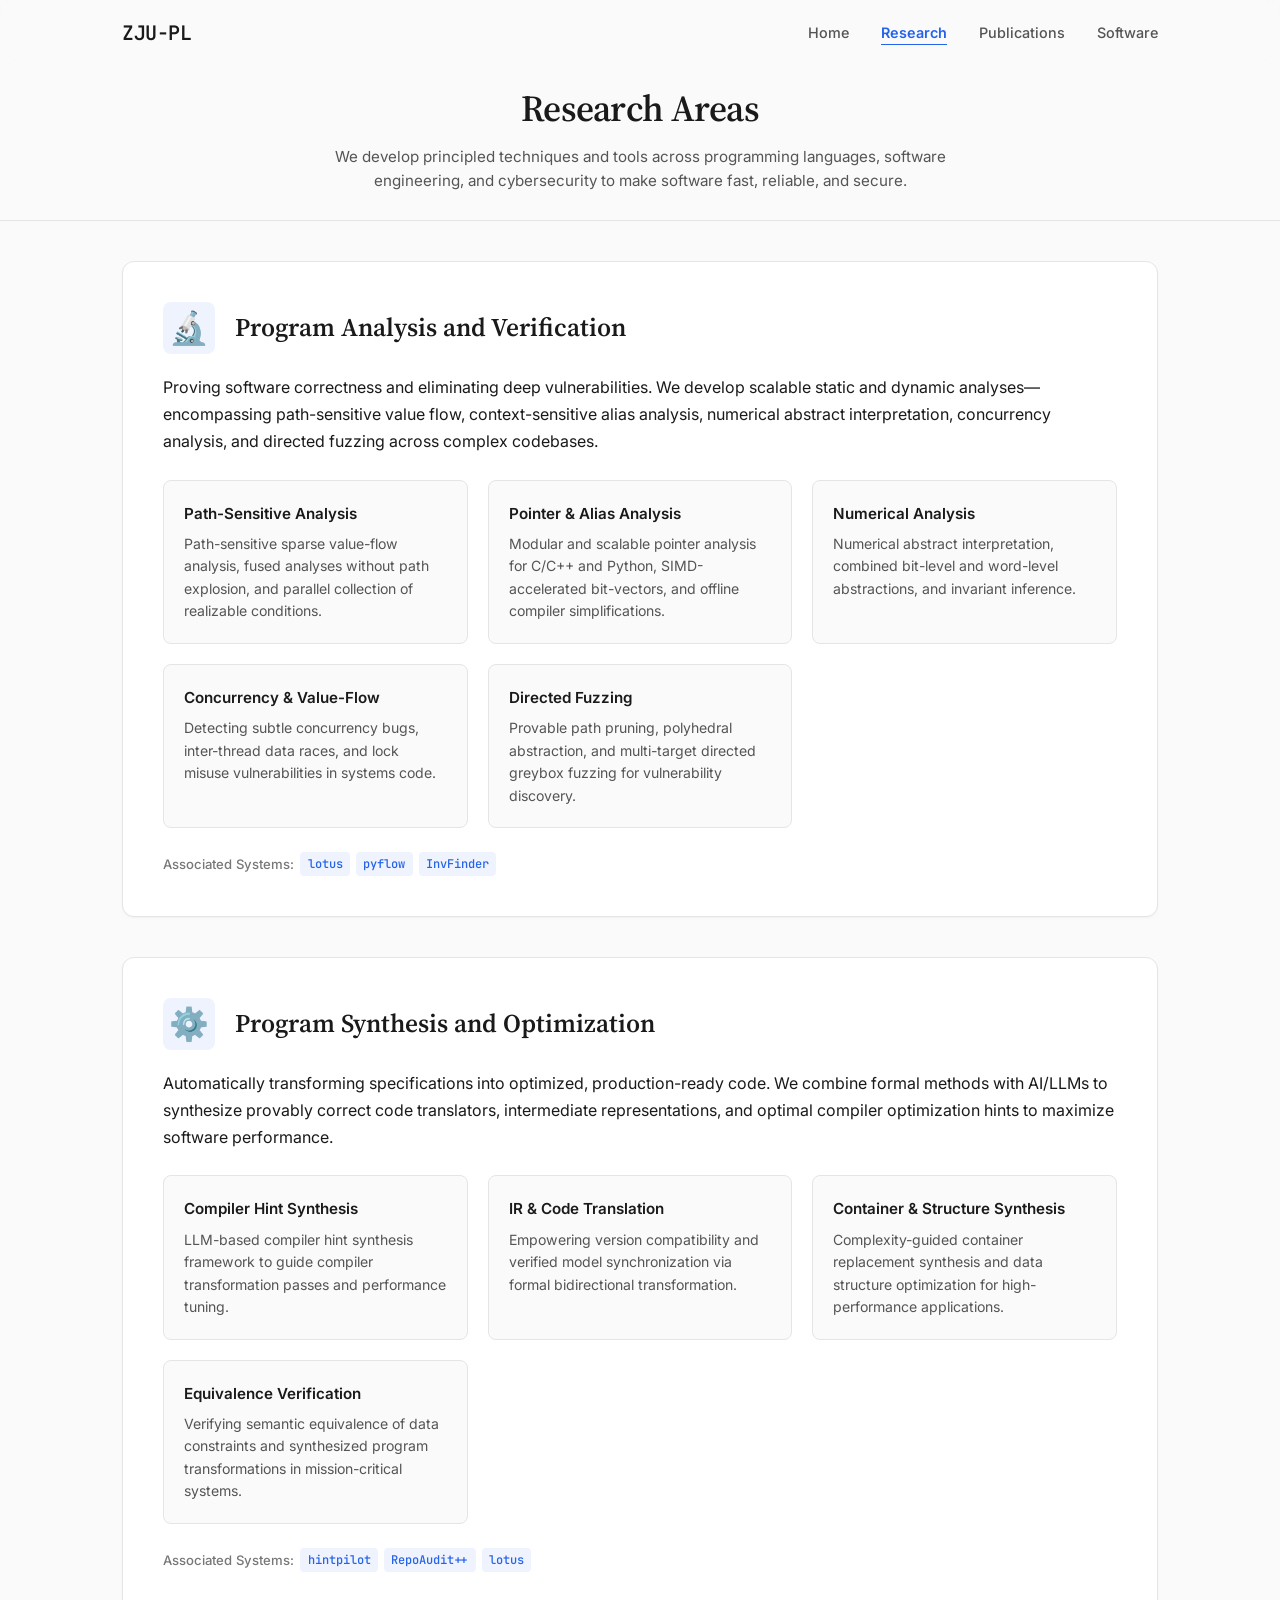
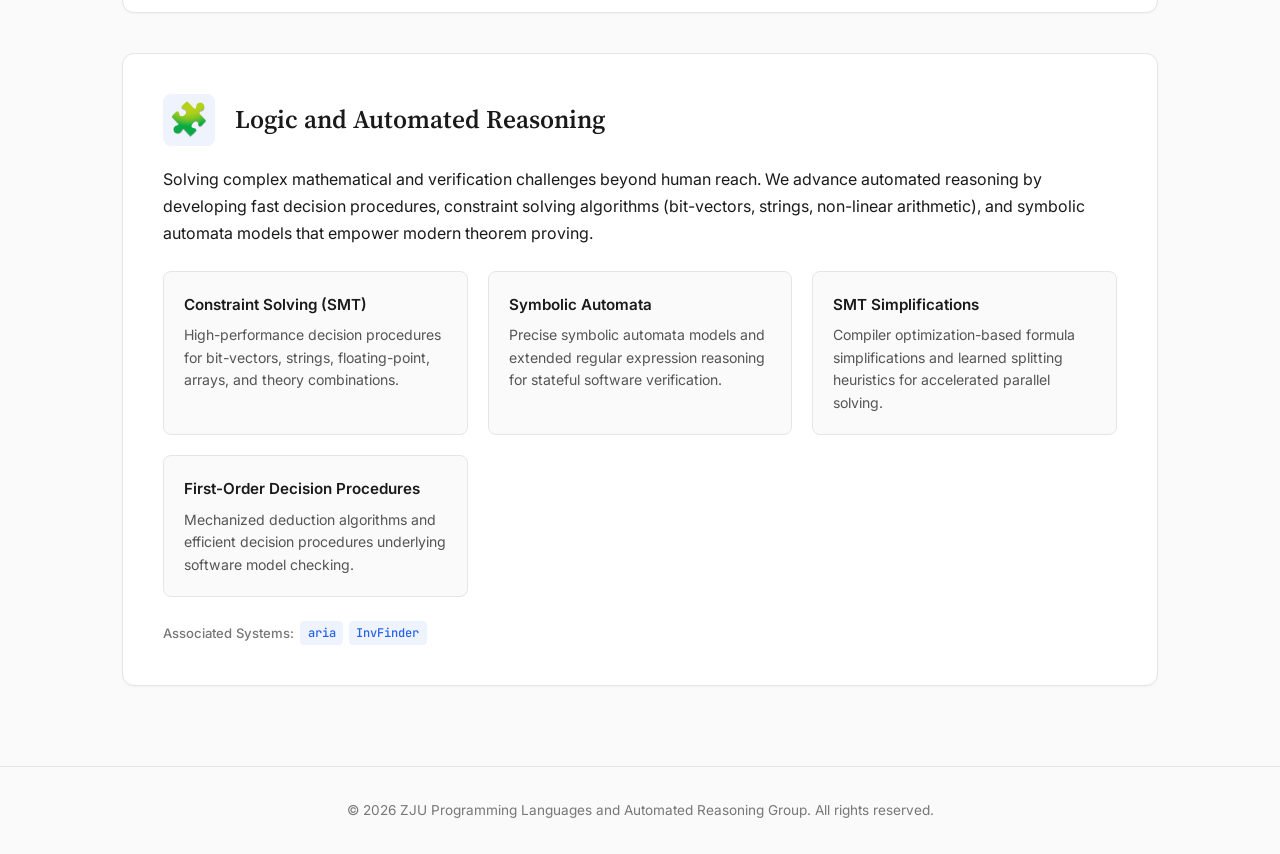
<file: research.html>
<!DOCTYPE html>
<html lang="en">
<head>
    <meta charset="UTF-8">
    <meta name="viewport" content="width=device-width, initial-scale=1.0">
    <title>Research | ZJU-PL Group</title>
    <link rel="stylesheet" href="styles.css">
    <link rel="preconnect" href="https://fonts.googleapis.com">
    <link rel="preconnect" href="https://fonts.gstatic.com" crossorigin>
    <link href="https://fonts.googleapis.com/css2?family=Source+Serif+4:opsz,wght@8..60,400;8..60,600&family=JetBrains+Mono:wght@400;500&family=Inter:wght@300;400;500;600&display=swap" rel="stylesheet">
</head>
<body>
    <header class="header">
        <nav class="nav">
            <div class="nav-container">
                <a href="index.html" class="logo">ZJU-PL</a>
                <ul class="nav-links">
                    <li><a href="index.html">Home</a></li>
                    <li><a href="research.html" class="active">Research</a></li>
                    <li><a href="publications.html">Publications</a></li>
                    <li><a href="software.html">Software</a></li>
                </ul>
            </div>
        </nav>
    </header>

    <main>
        <section class="page-header">
            <div class="container">
                <h1 class="page-title">Research Areas</h1>
                <p class="page-description">
                    We develop principled techniques and tools across programming languages, software engineering, and cybersecurity to make software fast, reliable, and secure.
                </p>
            </div>
        </section>

        <section class="section">
            <div class="container">
                <!-- Pillar 1 -->
                <div class="research-theme-block">
                    <div class="research-theme-header">
                        <div class="research-theme-icon">🔬</div>
                        <h2 class="research-theme-title">Program Analysis and Verification</h2>
                    </div>
                    <p class="research-card-desc">
                        Proving software correctness and eliminating deep vulnerabilities. We develop scalable static and dynamic analyses—encompassing path-sensitive value flow, context-sensitive alias analysis, numerical abstract interpretation, concurrency analysis, and directed fuzzing across complex codebases.
                    </p>

                    <div class="research-subtopics-grid">
                        <div class="subtopic-card">
                            <h4>Path-Sensitive Analysis</h4>
                            <p>Path-sensitive sparse value-flow analysis, fused analyses without path explosion, and parallel collection of realizable conditions.</p>
                        </div>
                        <div class="subtopic-card">
                            <h4>Pointer & Alias Analysis</h4>
                            <p>Modular and scalable pointer analysis for C/C++ and Python, SIMD-accelerated bit-vectors, and offline compiler simplifications.</p>
                        </div>
                        <div class="subtopic-card">
                            <h4>Numerical Analysis</h4>
                            <p>Numerical abstract interpretation, combined bit-level and word-level abstractions, and invariant inference.</p>
                        </div>
                        <div class="subtopic-card">
                            <h4>Concurrency & Value-Flow</h4>
                            <p>Detecting subtle concurrency bugs, inter-thread data races, and lock misuse vulnerabilities in systems code.</p>
                        </div>
                        <div class="subtopic-card">
                            <h4>Directed Fuzzing</h4>
                            <p>Provable path pruning, polyhedral abstraction, and multi-target directed greybox fuzzing for vulnerability discovery.</p>
                        </div>
                    </div>

                    <div class="research-tools">
                        <span>Associated Systems:</span>
                        <a href="software.html#lotus">lotus</a>
                        <a href="software.html#pyflow">pyflow</a>
                        <a href="software.html#invfinder">InvFinder</a>
                    </div>
                </div>

                <!-- Pillar 2 -->
                <div class="research-theme-block">
                    <div class="research-theme-header">
                        <div class="research-theme-icon">⚙️</div>
                        <h2 class="research-theme-title">Program Synthesis and Optimization</h2>
                    </div>
                    <p class="research-card-desc">
                        Automatically transforming specifications into optimized, production-ready code. We combine formal methods with AI/LLMs to synthesize provably correct code translators, intermediate representations, and optimal compiler optimization hints to maximize software performance.
                    </p>

                    <div class="research-subtopics-grid">
                        <div class="subtopic-card">
                            <h4>Compiler Hint Synthesis</h4>
                            <p>LLM-based compiler hint synthesis framework to guide compiler transformation passes and performance tuning.</p>
                        </div>
                        <div class="subtopic-card">
                            <h4>IR & Code Translation</h4>
                            <p>Empowering version compatibility and verified model synchronization via formal bidirectional transformation.</p>
                        </div>
                        <div class="subtopic-card">
                            <h4>Container & Structure Synthesis</h4>
                            <p>Complexity-guided container replacement synthesis and data structure optimization for high-performance applications.</p>
                        </div>
                        <div class="subtopic-card">
                            <h4>Equivalence Verification</h4>
                            <p>Verifying semantic equivalence of data constraints and synthesized program transformations in mission-critical systems.</p>
                        </div>
                    </div>

                    <div class="research-tools">
                        <span>Associated Systems:</span>
                        <a href="software.html#hintpilot">hintpilot</a>
                        <a href="software.html#repoaudit">RepoAudit++</a>
                        <a href="software.html#lotus">lotus</a>
                    </div>
                </div>

                <!-- Pillar 3 -->
                <div class="research-theme-block">
                    <div class="research-theme-header">
                        <div class="research-theme-icon">🧩</div>
                        <h2 class="research-theme-title">Logic and Automated Reasoning</h2>
                    </div>
                    <p class="research-card-desc">
                        Solving complex mathematical and verification challenges beyond human reach. We advance automated reasoning by developing fast decision procedures, constraint solving algorithms (bit-vectors, strings, non-linear arithmetic), and symbolic automata models that empower modern theorem proving.
                    </p>

                    <div class="research-subtopics-grid">
                        <div class="subtopic-card">
                            <h4>Constraint Solving (SMT)</h4>
                            <p>High-performance decision procedures for bit-vectors, strings, floating-point, arrays, and theory combinations.</p>
                        </div>
                        <div class="subtopic-card">
                            <h4>Symbolic Automata</h4>
                            <p>Precise symbolic automata models and extended regular expression reasoning for stateful software verification.</p>
                        </div>
                        <div class="subtopic-card">
                            <h4>SMT Simplifications</h4>
                            <p>Compiler optimization-based formula simplifications and learned splitting heuristics for accelerated parallel solving.</p>
                        </div>
                        <div class="subtopic-card">
                            <h4>First-Order Decision Procedures</h4>
                            <p>Mechanized deduction algorithms and efficient decision procedures underlying software model checking.</p>
                        </div>
                    </div>

                    <div class="research-tools">
                        <span>Associated Systems:</span>
                        <a href="software.html#aria">aria</a>
                        <a href="software.html#invfinder">InvFinder</a>
                    </div>
                </div>
            </div>
        </section>
    </main>

    <footer class="footer">
        <div class="container">
            <p>&copy; 2026 ZJU Programming Languages and Automated Reasoning Group. All rights reserved.</p>
        </div>
    </footer>
</body>
</html>
</file>
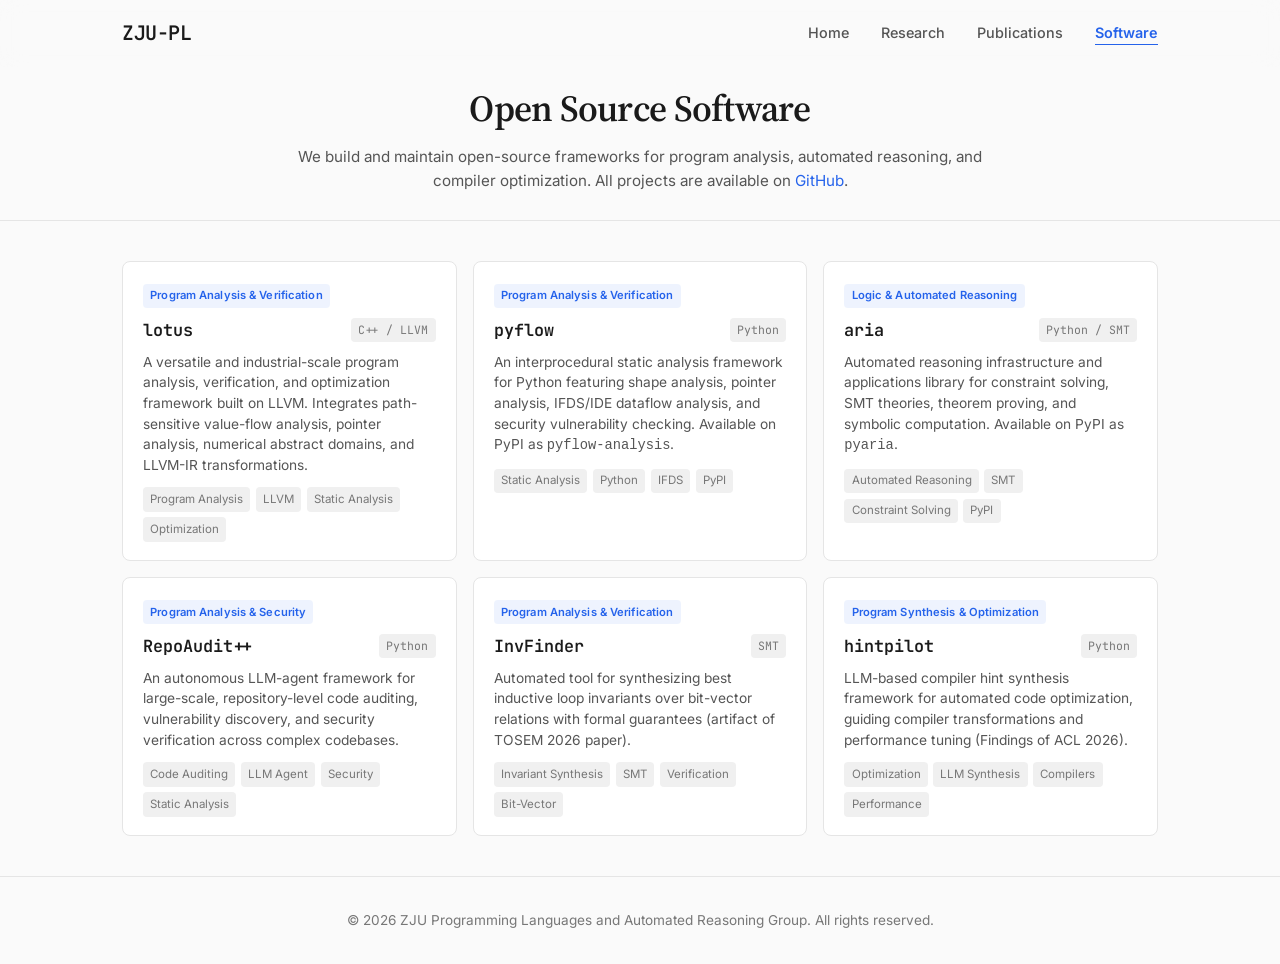
<file: software.html>
<!DOCTYPE html>
<html lang="en">
<head>
    <meta charset="UTF-8">
    <meta name="viewport" content="width=device-width, initial-scale=1.0">
    <title>Software | ZJU-PL Group</title>
    <link rel="stylesheet" href="styles.css">
    <link rel="preconnect" href="https://fonts.googleapis.com">
    <link rel="preconnect" href="https://fonts.gstatic.com" crossorigin>
    <link href="https://fonts.googleapis.com/css2?family=Source+Serif+4:opsz,wght@8..60,400;8..60,600&family=JetBrains+Mono:wght@400;500&family=Inter:wght@300;400;500;600&display=swap" rel="stylesheet">
</head>
<body>
    <header class="header">
        <nav class="nav">
            <div class="nav-container">
                <a href="index.html" class="logo">ZJU-PL</a>
                <ul class="nav-links">
                    <li><a href="index.html">Home</a></li>
                    <li><a href="research.html">Research</a></li>
                    <li><a href="publications.html">Publications</a></li>
                    <li><a href="software.html" class="active">Software</a></li>
                </ul>
            </div>
        </nav>
    </header>

    <main>
        <section class="page-header">
            <div class="container">
                <h1 class="page-title">Open Source Software</h1>
                <p class="page-description">
                    We build and maintain open-source frameworks for program analysis, automated reasoning, and compiler optimization. All projects are available on <a href="https://github.com/ZJU-PL" target="_blank" rel="noopener">GitHub</a>.
                </p>
            </div>
        </section>

        <section class="section">
            <div class="container">
                <div class="software-grid">
                    <div id="lotus" class="software-card">
                        <div class="software-domain">Program Analysis & Verification</div>
                        <div class="software-header">
                            <h3 class="software-name"><a href="https://github.com/ZJU-PL/lotus" target="_blank" rel="noopener">lotus</a></h3>
                            <span class="software-lang">C++ / LLVM</span>
                        </div>
                        <p class="software-desc">
                            A versatile and industrial-scale program analysis, verification, and optimization framework built on LLVM. Integrates path-sensitive value-flow analysis, pointer analysis, numerical abstract domains, and LLVM-IR transformations.
                        </p>
                        <div class="software-tags">
                            <span class="tag">Program Analysis</span>
                            <span class="tag">LLVM</span>
                            <span class="tag">Static Analysis</span>
                            <span class="tag">Optimization</span>
                        </div>
                    </div>

                    <div id="pyflow" class="software-card">
                        <div class="software-domain">Program Analysis & Verification</div>
                        <div class="software-header">
                            <h3 class="software-name"><a href="https://github.com/ZJU-PL/pyflow" target="_blank" rel="noopener">pyflow</a></h3>
                            <span class="software-lang">Python</span>
                        </div>
                        <p class="software-desc">
                            An interprocedural static analysis framework for Python featuring shape analysis, pointer analysis, IFDS/IDE dataflow analysis, and security vulnerability checking. Available on PyPI as <code>pyflow-analysis</code>.
                        </p>
                        <div class="software-tags">
                            <span class="tag">Static Analysis</span>
                            <span class="tag">Python</span>
                            <span class="tag">IFDS</span>
                            <span class="tag">PyPI</span>
                        </div>
                    </div>

                    <div id="aria" class="software-card">
                        <div class="software-domain">Logic & Automated Reasoning</div>
                        <div class="software-header">
                            <h3 class="software-name"><a href="https://github.com/ZJU-PL/aria" target="_blank" rel="noopener">aria</a></h3>
                            <span class="software-lang">Python / SMT</span>
                        </div>
                        <p class="software-desc">
                            Automated reasoning infrastructure and applications library for constraint solving, SMT theories, theorem proving, and symbolic computation. Available on PyPI as <code>pyaria</code>.
                        </p>
                        <div class="software-tags">
                            <span class="tag">Automated Reasoning</span>
                            <span class="tag">SMT</span>
                            <span class="tag">Constraint Solving</span>
                            <span class="tag">PyPI</span>
                        </div>
                    </div>

                    <div id="repoaudit" class="software-card">
                        <div class="software-domain">Program Analysis & Security</div>
                        <div class="software-header">
                            <h3 class="software-name"><a href="https://github.com/ZJU-PL/RepoAudit" target="_blank" rel="noopener">RepoAudit++</a></h3>
                            <span class="software-lang">Python</span>
                        </div>
                        <p class="software-desc">
                            An autonomous LLM-agent framework for large-scale, repository-level code auditing, vulnerability discovery, and security verification across complex codebases.
                        </p>
                        <div class="software-tags">
                            <span class="tag">Code Auditing</span>
                            <span class="tag">LLM Agent</span>
                            <span class="tag">Security</span>
                            <span class="tag">Static Analysis</span>
                        </div>
                    </div>

                    <div id="invfinder" class="software-card">
                        <div class="software-domain">Program Analysis & Verification</div>
                        <div class="software-header">
                            <h3 class="software-name"><a href="https://github.com/ZJU-PL/InvFinder" target="_blank" rel="noopener">InvFinder</a></h3>
                            <span class="software-lang">SMT</span>
                        </div>
                        <p class="software-desc">
                            Automated tool for synthesizing best inductive loop invariants over bit-vector relations with formal guarantees (artifact of TOSEM 2026 paper).
                        </p>
                        <div class="software-tags">
                            <span class="tag">Invariant Synthesis</span>
                            <span class="tag">SMT</span>
                            <span class="tag">Verification</span>
                            <span class="tag">Bit-Vector</span>
                        </div>
                    </div>

                    <div id="hintpilot" class="software-card">
                        <div class="software-domain">Program Synthesis & Optimization</div>
                        <div class="software-header">
                            <h3 class="software-name"><a href="https://github.com/ZJU-PL/hintpilot" target="_blank" rel="noopener">hintpilot</a></h3>
                            <span class="software-lang">Python</span>
                        </div>
                        <p class="software-desc">
                            LLM-based compiler hint synthesis framework for automated code optimization, guiding compiler transformations and performance tuning (Findings of ACL 2026).
                        </p>
                        <div class="software-tags">
                            <span class="tag">Optimization</span>
                            <span class="tag">LLM Synthesis</span>
                            <span class="tag">Compilers</span>
                            <span class="tag">Performance</span>
                        </div>
                    </div>
                </div>
            </div>
        </section>
    </main>

    <footer class="footer">
        <div class="container">
            <p>&copy; 2026 ZJU Programming Languages and Automated Reasoning Group. All rights reserved.</p>
        </div>
    </footer>
</body>
</html>
</file>
<file: styles.css>
:root {
    --color-bg: #fafafa;
    --color-bg-alt: #f0f0f0;
    --color-text: #1a1a1a;
    --color-text-light: #555555;
    --color-text-lighter: #777777;
    --color-accent: #2563eb;
    --color-accent-hover: #1d4ed8;
    --color-border: #e5e5e5;
    --color-card-bg: #ffffff;
    --font-serif: 'Source Serif 4', Georgia, serif;
    --font-sans: 'Inter', -apple-system, BlinkMacSystemFont, sans-serif;
    --font-mono: 'JetBrains Mono', monospace;
    --shadow-sm: 0 1px 2px rgba(0, 0, 0, 0.04);
    --shadow-md: 0 4px 12px rgba(0, 0, 0, 0.06);
    --shadow-lg: 0 8px 24px rgba(0, 0, 0, 0.08);
    --radius-sm: 4px;
    --radius-md: 8px;
    --radius-lg: 12px;
    --transition: 0.25s ease;
}

* {
    margin: 0;
    padding: 0;
    box-sizing: border-box;
}

html {
    scroll-behavior: smooth;
}

body {
    font-family: var(--font-sans);
    font-size: 16px;
    line-height: 1.7;
    color: var(--color-text);
    background-color: var(--color-bg);
    -webkit-font-smoothing: antialiased;
    -moz-osx-font-smoothing: grayscale;
}

a {
    color: var(--color-accent);
    text-decoration: none;
    transition: color var(--transition);
}

a:hover {
    color: var(--color-accent-hover);
}

.container {
    max-width: 1100px;
    margin: 0 auto;
    padding: 0 2rem;
}

/* Header */
.header {
    position: fixed;
    top: 0;
    left: 0;
    right: 0;
    z-index: 100;
    background: rgba(250, 250, 250, 0.85);
    backdrop-filter: blur(12px);
    border-bottom: 1px solid transparent;
    transition: all var(--transition);
}

.header.scrolled {
    border-bottom-color: var(--color-border);
}

.nav {
    padding: 1rem 0;
}

.nav-container {
    max-width: 1100px;
    margin: 0 auto;
    padding: 0 2rem;
    display: flex;
    justify-content: space-between;
    align-items: center;
}

.logo {
    font-family: var(--font-mono);
    font-size: 1.25rem;
    font-weight: 600;
    color: var(--color-text);
    letter-spacing: -0.02em;
}

.logo:hover {
    color: var(--color-accent);
}

.nav-links {
    display: flex;
    list-style: none;
    gap: 2rem;
}

.nav-links a {
    color: var(--color-text-light);
    font-size: 0.9rem;
    font-weight: 500;
    position: relative;
}

.nav-links a.active {
    color: var(--color-accent);
    font-weight: 600;
}

.nav-links a.active::after {
    width: 100%;
}

.nav-links a::after {
    content: '';
    position: absolute;
    bottom: -4px;
    left: 0;
    width: 0;
    height: 1px;
    background: var(--color-accent);
    transition: width var(--transition);
}

.nav-links a:hover {
    color: var(--color-text);
}

.nav-links a:hover::after {
    width: 100%;
}

/* Hero */
.hero {
    min-height: 42vh;
    display: flex;
    align-items: center;
    justify-content: center;
    position: relative;
    overflow: hidden;
    padding: 4.8rem 2rem 2rem;
}

.hero-bg {
    position: absolute;
    inset: 0;
    background: 
        radial-gradient(ellipse 80% 50% at 50% 0%, rgba(37, 99, 235, 0.04) 0%, transparent 60%),
        radial-gradient(ellipse 60% 40% at 80% 80%, rgba(37, 99, 235, 0.02) 0%, transparent 50%);
    pointer-events: none;
}

.hero-content {
    max-width: 880px;
    text-align: center;
    position: relative;
    z-index: 1;
}

.hero-title {
    font-family: var(--font-serif);
    font-size: clamp(2rem, 4.5vw, 2.85rem);
    font-weight: 600;
    line-height: 1.18;
    letter-spacing: -0.03em;
    color: var(--color-text);
    margin-bottom: 0.45rem;
}

.hero-subtitle {
    font-size: 0.88rem;
    color: var(--color-text-lighter);
    margin-bottom: 0.75rem;
    letter-spacing: 0.06em;
    text-transform: uppercase;
    font-weight: 500;
}

.hero-description {
    font-size: 0.98rem;
    color: var(--color-text-light);
    margin: 0 auto 1.35rem;
    max-width: 860px;
    line-height: 1.6;
    text-wrap: balance;
}

.hero-description strong {
    color: var(--color-text);
    font-weight: 500;
}

.hero-cta {
    display: flex;
    gap: 0.6rem;
    justify-content: center;
    flex-wrap: wrap;
}

.btn {
    display: inline-block;
    padding: 0.5rem 1.25rem;
    font-size: 0.86rem;
    font-weight: 500;
    border-radius: var(--radius-md);
    transition: all var(--transition);
    cursor: pointer;
}

.btn-primary {
    background: var(--color-text);
    color: white;
    border: 1px solid var(--color-text);
}

.btn-primary:hover {
    background: var(--color-accent);
    border-color: var(--color-accent);
    color: white;
}

.btn-secondary {
    background: transparent;
    color: var(--color-text);
    border: 1px solid var(--color-border);
}

.btn-secondary:hover {
    border-color: var(--color-text);
    color: var(--color-text);
}

/* Sections */
.section {
    padding: 2.5rem 0;
}

.section-alt {
    background: var(--color-bg-alt);
}

.section-title {
    font-family: var(--font-serif);
    font-size: 1.65rem;
    font-weight: 600;
    text-align: center;
    margin-bottom: 0.35rem;
    letter-spacing: -0.02em;
}

.section-subtitle {
    text-align: center;
    color: var(--color-text-lighter);
    margin-bottom: 1.35rem;
    font-size: 0.88rem;
}

.section-lead {
    max-width: 760px;
    margin: 0 auto 1.35rem;
    text-align: center;
    font-size: 0.95rem;
    line-height: 1.6;
    color: var(--color-text-light);
}

.section-lead strong {
    color: var(--color-text);
    font-weight: 500;
}

/* About */
.about-content {
    max-width: 750px;
    margin: 0 auto;
    text-align: center;
}

.about-content p {
    margin-bottom: 1.5rem;
    color: var(--color-text-light);
}

.about-content strong {
    font-weight: 500;
    color: var(--color-text);
}

/* Research */
.research-grid {
    display: grid;
    grid-template-columns: repeat(auto-fit, minmax(280px, 1fr));
    gap: 1.25rem;
}

.research-card {
    background: var(--color-card-bg);
    padding: 1.5rem;
    border-radius: var(--radius-md);
    box-shadow: var(--shadow-sm);
    border: 1px solid var(--color-border);
    transition: all var(--transition);
    display: flex;
    flex-direction: column;
}

.research-card:hover {
    box-shadow: var(--shadow-md);
    transform: translateY(-2px);
    border-color: rgba(37, 99, 235, 0.35);
}

.research-card-header {
    display: flex;
    align-items: center;
    gap: 0.75rem;
    margin-bottom: 0.75rem;
}

.research-card-icon {
    display: inline-flex;
    align-items: center;
    justify-content: center;
    width: 38px;
    height: 38px;
    border-radius: var(--radius-sm);
    background: rgba(37, 99, 235, 0.08);
    font-size: 1.25rem;
    flex-shrink: 0;
}

.research-card h3 {
    font-family: var(--font-serif);
    font-size: 1.18rem;
    font-weight: 600;
    margin: 0;
    color: var(--color-text);
    letter-spacing: -0.01em;
}

.research-card p {
    color: var(--color-text-light);
    font-size: 0.88rem;
    line-height: 1.55;
    margin-bottom: 1rem;
    flex-grow: 1;
}

.research-card p:last-child {
    margin-bottom: 0;
}

.research-topics {
    margin-top: auto;
    padding-top: 1rem;
    border-top: 1px solid var(--color-border);
}

.research-topics-title {
    font-size: 0.72rem;
    font-weight: 600;
    text-transform: uppercase;
    letter-spacing: 0.08em;
    color: var(--color-text-lighter);
    margin-bottom: 0.45rem;
}

.research-topics-list {
    display: flex;
    flex-wrap: wrap;
    gap: 0.35rem;
    margin-bottom: 0.75rem;
}

.research-topic-tag {
    font-size: 0.72rem;
    font-weight: 500;
    padding: 0.15rem 0.5rem;
    background: var(--color-bg-alt);
    color: var(--color-text-light);
    border-radius: var(--radius-sm);
}

.research-tools {
    display: flex;
    align-items: center;
    flex-wrap: wrap;
    gap: 0.4rem;
    font-size: 0.82rem;
    color: var(--color-text-lighter);
}

.research-tools span {
    font-weight: 500;
}

.research-tools a {
    font-family: var(--font-mono);
    font-size: 0.75rem;
    padding: 0.1rem 0.45rem;
    border-radius: var(--radius-sm);
    background: rgba(37, 99, 235, 0.08);
    color: var(--color-accent);
    font-weight: 500;
    transition: all var(--transition);
}

.research-tools a:hover {
    background: var(--color-accent);
    color: #ffffff;
}

/* People */
.people-section {
    margin-bottom: 3rem;
}

.people-section:last-child {
    margin-bottom: 0;
}

.people-section-title {
    font-size: 0.85rem;
    font-weight: 600;
    text-transform: uppercase;
    letter-spacing: 0.1em;
    color: var(--color-text-lighter);
    margin-bottom: 1.5rem;
    padding-bottom: 0.5rem;
    border-bottom: 1px solid var(--color-border);
}

.people-grid {
    display: grid;
    grid-template-columns: repeat(auto-fill, minmax(280px, 1fr));
    gap: 1.5rem;
}

.person-card {
    background: var(--color-card-bg);
    padding: 1.5rem;
    border-radius: var(--radius-md);
    border: 1px solid var(--color-border);
    transition: all var(--transition);
}

.person-card:hover {
    border-color: var(--color-accent);
    box-shadow: var(--shadow-sm);
}

.person-card-pi {
    border-color: var(--color-accent);
    background: linear-gradient(135deg, #f8faff 0%, #fff 100%);
}

.person-name {
    font-family: var(--font-serif);
    font-size: 1.1rem;
    font-weight: 600;
    margin-bottom: 0.25rem;
}

.person-name a {
    color: var(--color-text);
}

.person-name a:hover {
    color: var(--color-accent);
}

.person-title {
    color: var(--color-text-light);
    font-size: 0.9rem;
    margin-bottom: 0.25rem;
}

.person-affiliation {
    color: var(--color-text-lighter);
    font-size: 0.85rem;
}

.person-email {
    color: var(--color-text-lighter);
    font-size: 0.85rem;
    margin-top: 0.5rem;
    font-family: var(--font-mono);
}

.person-links {
    margin-top: 0.75rem;
    display: flex;
    gap: 1rem;
    font-size: 0.85rem;
}

.alumni-list {
    list-style: none;
    display: grid;
    grid-template-columns: repeat(auto-fill, minmax(280px, 1fr));
    gap: 0.75rem;
}

.alumni-list li {
    color: var(--color-text-light);
    font-size: 0.9rem;
    padding: 0.75rem 1rem;
    background: var(--color-card-bg);
    border-radius: var(--radius-sm);
    border: 1px solid var(--color-border);
}

.alumni-list strong {
    font-weight: 500;
    color: var(--color-text);
}

/* Publications */
.publications-list {
    max-width: 860px;
    margin: 0 auto;
    display: flex;
    flex-direction: column;
    gap: 0.65rem;
}

.pub-item {
    padding: 0.65rem 0.95rem;
    background: var(--color-card-bg);
    border-radius: var(--radius-sm);
    border: 1px solid var(--color-border);
    transition: all var(--transition);
}

.pub-item:hover {
    border-color: var(--color-accent);
    box-shadow: var(--shadow-sm);
}

.pub-venue {
    display: inline-block;
    font-family: var(--font-mono);
    font-size: 0.7rem;
    font-weight: 600;
    color: var(--color-accent);
    background: rgba(37, 99, 235, 0.08);
    padding: 0.1rem 0.4rem;
    border-radius: var(--radius-sm);
    margin-bottom: 0.2rem;
}

.pub-title {
    font-family: var(--font-serif);
    font-size: 0.95rem;
    font-weight: 600;
    margin-bottom: 0.15rem;
    line-height: 1.35;
}

.pub-authors {
    color: var(--color-text-light);
    font-size: 0.82rem;
    line-height: 1.35;
}

.award-badge {
    display: inline-block;
    font-size: 0.68rem;
    font-weight: 600;
    color: #b45309;
    background: #fef3c7;
    padding: 0.1rem 0.4rem;
    border-radius: var(--radius-sm);
    margin-left: 0.35rem;
}

.pub-year-header {
    font-family: var(--font-serif);
    font-size: 1.12rem;
    font-weight: 600;
    color: var(--color-text);
    margin: 1.25rem 0 0.45rem;
    padding-bottom: 0.25rem;
    border-bottom: 1.5px solid var(--color-border);
    display: flex;
    align-items: center;
    gap: 0.5rem;
    scroll-margin-top: 4.5rem;
}

.pub-year-header:first-of-type {
    margin-top: 0;
}

.pub-year-nav {
    display: flex;
    justify-content: center;
    flex-wrap: wrap;
    gap: 0.35rem;
    margin-top: 0.6rem;
}

.pub-year-nav a {
    font-family: var(--font-mono);
    font-size: 0.72rem;
    font-weight: 500;
    padding: 0.15rem 0.5rem;
    border-radius: var(--radius-sm);
    background: var(--color-bg-alt);
    color: var(--color-text-light);
    border: 1px solid var(--color-border);
    transition: all var(--transition);
}

.pub-year-nav a:hover {
    color: var(--color-accent);
    border-color: var(--color-accent);
    background: rgba(37, 99, 235, 0.08);
}

.pub-links {
    margin-top: 0.3rem;
    display: flex;
    flex-wrap: wrap;
    gap: 0.3rem;
    font-size: 0.78rem;
}

.pub-link {
    display: inline-flex;
    align-items: center;
    padding: 0.08rem 0.4rem;
    font-family: var(--font-mono);
    font-size: 0.7rem;
    font-weight: 500;
    border-radius: var(--radius-sm);
    background: var(--color-bg-alt);
    color: var(--color-accent);
    transition: all var(--transition);
}

.pub-link:hover {
    background: var(--color-accent);
    color: #ffffff;
}

/* Page Header for subpages */
.page-header {
    padding: 4.8rem 0 1.75rem;
    text-align: center;
    border-bottom: 1px solid var(--color-border);
    background: var(--color-bg);
}

.page-title {
    font-family: var(--font-serif);
    font-size: clamp(1.8rem, 4vw, 2.3rem);
    font-weight: 600;
    color: var(--color-text);
    margin-bottom: 0.35rem;
    letter-spacing: -0.02em;
}

.page-description {
    font-size: 0.95rem;
    color: var(--color-text-light);
    max-width: 700px;
    margin: 0 auto;
    line-height: 1.55;
}

/* Section More Link */
.section-more {
    text-align: center;
    margin-top: 1.5rem;
}

.btn-outline {
    display: inline-flex;
    align-items: center;
    gap: 0.4rem;
    padding: 0.55rem 1.35rem;
    font-size: 0.88rem;
    font-weight: 500;
    border-radius: var(--radius-md);
    border: 1px solid var(--color-border);
    color: var(--color-text);
    background: var(--color-card-bg);
    transition: all var(--transition);
}

.btn-outline:hover {
    border-color: var(--color-accent);
    color: var(--color-accent);
    box-shadow: var(--shadow-sm);
    transform: translateY(-2px);
}

/* Research Detail Pages */
.research-theme-block {
    background: var(--color-card-bg);
    border: 1px solid var(--color-border);
    border-radius: var(--radius-lg);
    padding: 2.5rem;
    margin-bottom: 2.5rem;
    box-shadow: var(--shadow-sm);
}

.research-theme-header {
    display: flex;
    align-items: center;
    gap: 1.25rem;
    margin-bottom: 1.25rem;
}

.research-theme-icon {
    font-size: 2rem;
    width: 52px;
    height: 52px;
    display: flex;
    align-items: center;
    justify-content: center;
    background: rgba(37, 99, 235, 0.08);
    border-radius: var(--radius-md);
    flex-shrink: 0;
}

.research-theme-title {
    font-family: var(--font-serif);
    font-size: 1.6rem;
    font-weight: 600;
    color: var(--color-text);
}

.research-subtopics-grid {
    display: grid;
    grid-template-columns: repeat(auto-fit, minmax(260px, 1fr));
    gap: 1.25rem;
    margin: 1.5rem 0;
}

.subtopic-card {
    padding: 1.25rem;
    background: var(--color-bg);
    border-radius: var(--radius-md);
    border: 1px solid var(--color-border);
}

.subtopic-card h4 {
    font-size: 0.95rem;
    font-weight: 600;
    margin-bottom: 0.4rem;
    color: var(--color-text);
}

.subtopic-card p {
    font-size: 0.88rem;
    color: var(--color-text-light);
    line-height: 1.6;
}

/* Software */
.software-grid {
    display: grid;
    grid-template-columns: repeat(auto-fill, minmax(300px, 1fr));
    gap: 1rem;
}

.software-card {
    background: var(--color-card-bg);
    padding: 1.15rem 1.25rem;
    border-radius: var(--radius-md);
    border: 1px solid var(--color-border);
    transition: all var(--transition);
    scroll-margin-top: 5rem;
}

.software-card:hover {
    border-color: var(--color-accent);
    box-shadow: var(--shadow-sm);
}

.software-card:target {
    border-color: var(--color-accent);
    box-shadow: 0 0 0 2px rgba(37, 99, 235, 0.25), var(--shadow-md);
}

.software-domain {
    display: inline-block;
    font-size: 0.7rem;
    font-weight: 600;
    color: var(--color-accent);
    background: rgba(37, 99, 235, 0.08);
    padding: 0.15rem 0.45rem;
    border-radius: var(--radius-sm);
    margin-bottom: 0.5rem;
    letter-spacing: 0.01em;
}

.software-header {
    display: flex;
    justify-content: space-between;
    align-items: center;
    margin-bottom: 0.45rem;
}

.software-name {
    font-family: var(--font-mono);
    font-size: 1.05rem;
    font-weight: 600;
}

.software-name a {
    color: var(--color-text);
}

.software-name a:hover {
    color: var(--color-accent);
}

.software-lang {
    font-family: var(--font-mono);
    font-size: 0.72rem;
    color: var(--color-text-lighter);
    background: var(--color-bg-alt);
    padding: 0.15rem 0.45rem;
    border-radius: var(--radius-sm);
}

.software-desc {
    color: var(--color-text-light);
    font-size: 0.86rem;
    line-height: 1.5;
    margin-bottom: 0.75rem;
}

.software-tags {
    display: flex;
    flex-wrap: wrap;
    gap: 0.35rem;
}

.tag {
    font-size: 0.72rem;
    color: var(--color-text-lighter);
    background: var(--color-bg-alt);
    padding: 0.15rem 0.45rem;
    border-radius: var(--radius-sm);
}

/* News */
.news-list {
    max-width: 700px;
    margin: 0 auto;
    display: flex;
    flex-direction: column;
    gap: 1.25rem;
}

.news-list li {
    display: flex;
    gap: 1.5rem;
    padding: 1rem 1.25rem;
    background: var(--color-card-bg);
    border-radius: var(--radius-md);
    border: 1px solid var(--color-border);
}

.news-date {
    flex-shrink: 0;
    font-family: var(--font-mono);
    font-size: 0.8rem;
    font-weight: 500;
    color: var(--color-accent);
    min-width: 70px;
}

.news-list p {
    color: var(--color-text-light);
    font-size: 0.95rem;
}

.news-list strong {
    font-weight: 500;
    color: var(--color-text);
}

/* Contact */
.contact-content {
    max-width: 600px;
    margin: 0 auto;
    display: grid;
    grid-template-columns: repeat(auto-fit, minmax(200px, 1fr));
    gap: 2rem;
    text-align: center;
}

.contact-item h4 {
    font-family: var(--font-serif);
    font-size: 1rem;
    font-weight: 600;
    margin-bottom: 0.5rem;
}

.contact-item p {
    color: var(--color-text-light);
    font-size: 0.9rem;
    line-height: 1.6;
}

/* Footer */
.footer {
    padding: 2rem 0;
    border-top: 1px solid var(--color-border);
    text-align: center;
    color: var(--color-text-lighter);
    font-size: 0.85rem;
}

/* Responsive */
@media (max-width: 768px) {
    .nav-links {
        display: none;
    }
    
    .hero-title {
        font-size: 2.25rem;
    }
    
    .section {
        padding: 4rem 0;
    }
    
    .research-grid,
    .software-grid {
        grid-template-columns: 1fr;
    }
    
    .news-list li {
        flex-direction: column;
        gap: 0.5rem;
    }
    
    .news-date {
        min-width: auto;
    }
}
</file>
